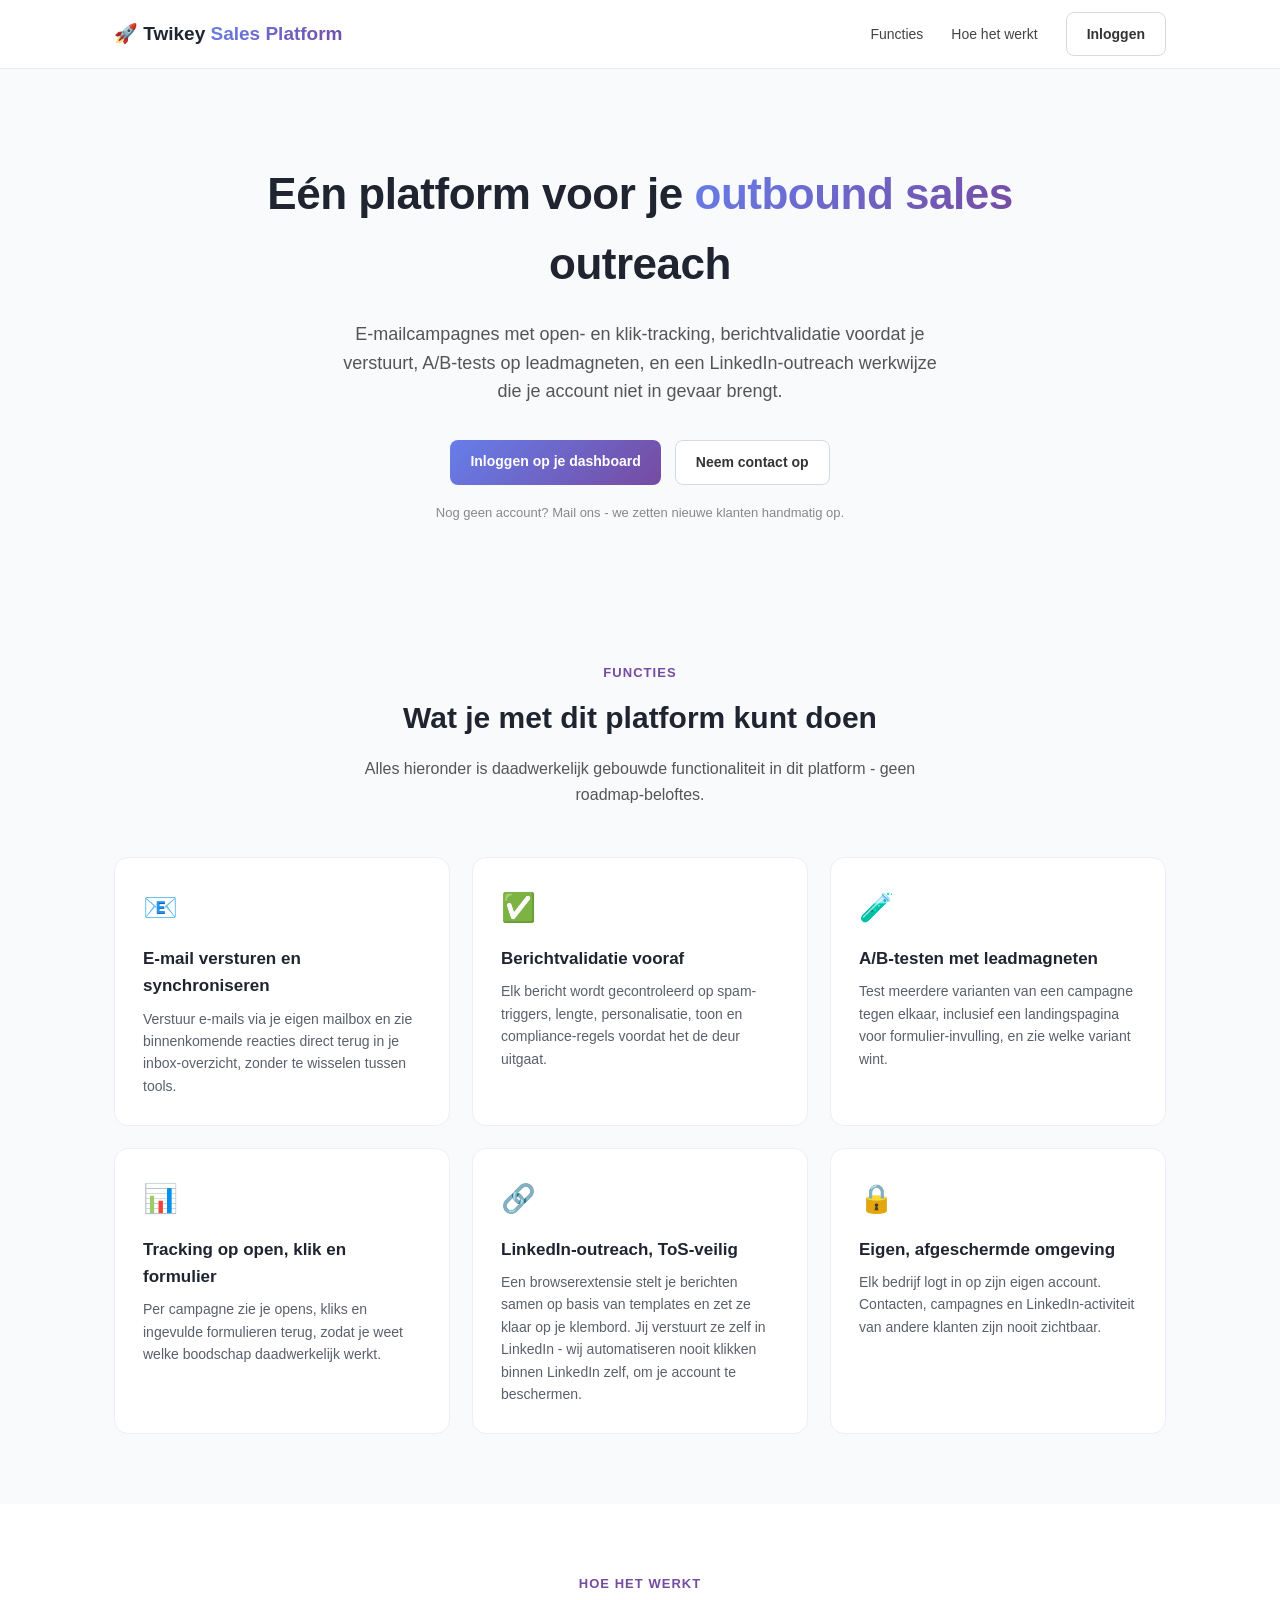
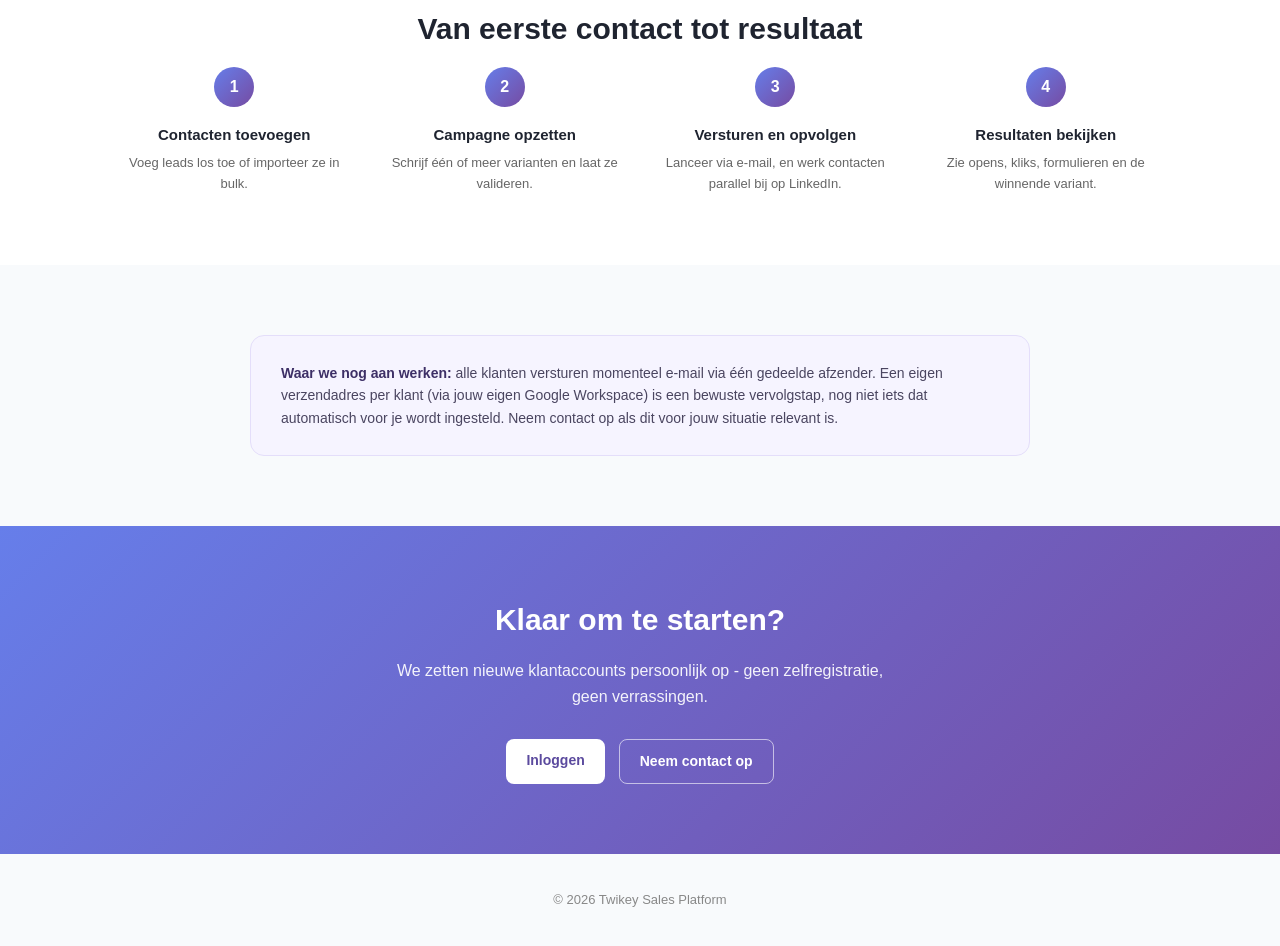
<file: frontend/index.html>
<!DOCTYPE html>
<html lang="nl">
<head>
    <meta charset="UTF-8">
    <meta name="viewport" content="width=device-width, initial-scale=1.0">
    <title>Twikey Sales Platform - E-mail, LinkedIn en A/B-testen voor sales outreach</title>
    <style>
        * {
            margin: 0;
            padding: 0;
            box-sizing: border-box;
        }

        html {
            scroll-behavior: smooth;
        }

        body {
            font-family: -apple-system, BlinkMacSystemFont, 'Segoe UI', Roboto, sans-serif;
            background: #f8fafc;
            color: #1f2430;
            line-height: 1.6;
        }

        a {
            color: inherit;
        }

        .container {
            max-width: 1100px;
            margin: 0 auto;
            padding: 0 24px;
        }

        /* --- Nav --- */
        nav {
            position: sticky;
            top: 0;
            background: rgba(255, 255, 255, 0.92);
            backdrop-filter: blur(6px);
            border-bottom: 1px solid #eaecf0;
            z-index: 10;
        }

        nav .container {
            display: flex;
            align-items: center;
            justify-content: space-between;
            height: 68px;
        }

        .brand {
            font-size: 19px;
            font-weight: 700;
        }

        .brand span {
            background: linear-gradient(135deg, #667eea 0%, #764ba2 100%);
            -webkit-background-clip: text;
            -webkit-text-fill-color: transparent;
            background-clip: text;
        }

        nav .nav-links {
            display: flex;
            align-items: center;
            gap: 28px;
            font-size: 14px;
            font-weight: 500;
        }

        nav .nav-links a.nav-item {
            color: #444;
            text-decoration: none;
        }

        nav .nav-links a.nav-item:hover {
            color: #667eea;
        }

        .btn {
            display: inline-block;
            padding: 10px 20px;
            border-radius: 8px;
            font-size: 14px;
            font-weight: 600;
            text-decoration: none;
            cursor: pointer;
            border: none;
        }

        .btn-primary {
            background: linear-gradient(135deg, #667eea 0%, #764ba2 100%);
            color: white;
        }

        .btn-primary:hover {
            opacity: 0.92;
        }

        .btn-outline {
            border: 1px solid #d7d9e0;
            color: #333;
            background: white;
        }

        .btn-outline:hover {
            border-color: #667eea;
            color: #667eea;
        }

        /* --- Hero --- */
        .hero {
            padding: 90px 0 70px;
            text-align: center;
        }

        .hero h1 {
            font-size: 44px;
            font-weight: 800;
            max-width: 780px;
            margin: 0 auto 20px;
            letter-spacing: -0.5px;
        }

        .hero h1 span {
            background: linear-gradient(135deg, #667eea 0%, #764ba2 100%);
            -webkit-background-clip: text;
            -webkit-text-fill-color: transparent;
            background-clip: text;
        }

        .hero p {
            font-size: 18px;
            color: #555;
            max-width: 600px;
            margin: 0 auto 34px;
        }

        .hero-ctas {
            display: flex;
            gap: 14px;
            justify-content: center;
            flex-wrap: wrap;
        }

        .hero-note {
            margin-top: 18px;
            font-size: 13px;
            color: #888;
        }

        /* --- Sections --- */
        section {
            padding: 70px 0;
        }

        .section-eyebrow {
            font-size: 13px;
            font-weight: 700;
            letter-spacing: 0.08em;
            text-transform: uppercase;
            color: #764ba2;
            text-align: center;
            margin-bottom: 10px;
        }

        .section-title {
            font-size: 30px;
            font-weight: 800;
            text-align: center;
            max-width: 640px;
            margin: 0 auto 14px;
        }

        .section-subtitle {
            font-size: 16px;
            color: #555;
            text-align: center;
            max-width: 620px;
            margin: 0 auto 50px;
        }

        .feature-grid {
            display: grid;
            grid-template-columns: repeat(auto-fit, minmax(260px, 1fr));
            gap: 22px;
        }

        .feature-card {
            background: white;
            border: 1px solid #edeff3;
            border-radius: 14px;
            padding: 28px;
        }

        .feature-card .icon {
            font-size: 28px;
            margin-bottom: 14px;
            display: inline-block;
        }

        .feature-card h3 {
            font-size: 17px;
            margin-bottom: 8px;
        }

        .feature-card p {
            font-size: 14px;
            color: #5a5f6b;
        }

        .how-it-works {
            background: white;
        }

        .steps {
            display: grid;
            grid-template-columns: repeat(auto-fit, minmax(220px, 1fr));
            gap: 30px;
            margin-top: 10px;
        }

        .step {
            text-align: center;
        }

        .step .step-num {
            width: 40px;
            height: 40px;
            border-radius: 50%;
            background: linear-gradient(135deg, #667eea 0%, #764ba2 100%);
            color: white;
            display: flex;
            align-items: center;
            justify-content: center;
            font-weight: 700;
            margin: 0 auto 16px;
        }

        .step h4 {
            font-size: 15px;
            margin-bottom: 6px;
        }

        .step p {
            font-size: 13px;
            color: #666;
        }

        .honesty-note {
            background: #f6f4ff;
            border: 1px solid #e4defa;
            border-radius: 14px;
            padding: 26px 30px;
            font-size: 14px;
            color: #4a4560;
            max-width: 780px;
            margin: 0 auto;
        }

        .honesty-note strong {
            color: #3d2f66;
        }

        .cta-band {
            background: linear-gradient(135deg, #667eea 0%, #764ba2 100%);
            color: white;
            text-align: center;
            padding: 70px 0;
        }

        .cta-band h2 {
            font-size: 30px;
            margin-bottom: 14px;
        }

        .cta-band p {
            font-size: 16px;
            opacity: 0.92;
            max-width: 520px;
            margin: 0 auto 30px;
        }

        .cta-band .btn-outline {
            background: transparent;
            color: white;
            border-color: rgba(255, 255, 255, 0.6);
        }

        .cta-band .btn-outline:hover {
            background: rgba(255, 255, 255, 0.12);
            color: white;
        }

        .cta-band .btn-primary {
            background: white;
            color: #5b4a9e;
        }

        footer {
            padding: 36px 0;
            text-align: center;
            font-size: 13px;
            color: #888;
        }

        @media (max-width: 640px) {
            .hero h1 {
                font-size: 32px;
            }

            nav .nav-links .nav-item {
                display: none;
            }
        }
    </style>
</head>
<body>
    <nav>
        <div class="container">
            <div class="brand">🚀 Twikey <span>Sales Platform</span></div>
            <div class="nav-links">
                <a class="nav-item" href="#features">Functies</a>
                <a class="nav-item" href="#how">Hoe het werkt</a>
                <a href="login.html" class="btn btn-outline">Inloggen</a>
            </div>
        </div>
    </nav>

    <header class="hero">
        <div class="container">
            <h1>Eén platform voor je <span>outbound sales</span> outreach</h1>
            <p>E-mailcampagnes met open- en klik-tracking, berichtvalidatie voordat je verstuurt, A/B-tests op leadmagneten, en een LinkedIn-outreach werkwijze die je account niet in gevaar brengt.</p>
            <div class="hero-ctas">
                <a href="login.html" class="btn btn-primary">Inloggen op je dashboard</a>
                <a href="mailto:sales@twikeycampaigns.nl?subject=Interesse%20in%20Twikey%20Sales%20Platform" class="btn btn-outline">Neem contact op</a>
            </div>
            <div class="hero-note">Nog geen account? Mail ons - we zetten nieuwe klanten handmatig op.</div>
        </div>
    </header>

    <section id="features">
        <div class="container">
            <div class="section-eyebrow">Functies</div>
            <div class="section-title">Wat je met dit platform kunt doen</div>
            <div class="section-subtitle">Alles hieronder is daadwerkelijk gebouwde functionaliteit in dit platform - geen roadmap-beloftes.</div>

            <div class="feature-grid">
                <div class="feature-card">
                    <span class="icon">📧</span>
                    <h3>E-mail versturen en synchroniseren</h3>
                    <p>Verstuur e-mails via je eigen mailbox en zie binnenkomende reacties direct terug in je inbox-overzicht, zonder te wisselen tussen tools.</p>
                </div>
                <div class="feature-card">
                    <span class="icon">✅</span>
                    <h3>Berichtvalidatie vooraf</h3>
                    <p>Elk bericht wordt gecontroleerd op spam-triggers, lengte, personalisatie, toon en compliance-regels voordat het de deur uitgaat.</p>
                </div>
                <div class="feature-card">
                    <span class="icon">🧪</span>
                    <h3>A/B-testen met leadmagneten</h3>
                    <p>Test meerdere varianten van een campagne tegen elkaar, inclusief een landingspagina voor formulier-invulling, en zie welke variant wint.</p>
                </div>
                <div class="feature-card">
                    <span class="icon">📊</span>
                    <h3>Tracking op open, klik en formulier</h3>
                    <p>Per campagne zie je opens, kliks en ingevulde formulieren terug, zodat je weet welke boodschap daadwerkelijk werkt.</p>
                </div>
                <div class="feature-card">
                    <span class="icon">🔗</span>
                    <h3>LinkedIn-outreach, ToS-veilig</h3>
                    <p>Een browserextensie stelt je berichten samen op basis van templates en zet ze klaar op je klembord. Jij verstuurt ze zelf in LinkedIn - wij automatiseren nooit klikken binnen LinkedIn zelf, om je account te beschermen.</p>
                </div>
                <div class="feature-card">
                    <span class="icon">🔒</span>
                    <h3>Eigen, afgeschermde omgeving</h3>
                    <p>Elk bedrijf logt in op zijn eigen account. Contacten, campagnes en LinkedIn-activiteit van andere klanten zijn nooit zichtbaar.</p>
                </div>
            </div>
        </div>
    </section>

    <section id="how" class="how-it-works">
        <div class="container">
            <div class="section-eyebrow">Hoe het werkt</div>
            <div class="section-title">Van eerste contact tot resultaat</div>
            <div class="steps">
                <div class="step">
                    <div class="step-num">1</div>
                    <h4>Contacten toevoegen</h4>
                    <p>Voeg leads los toe of importeer ze in bulk.</p>
                </div>
                <div class="step">
                    <div class="step-num">2</div>
                    <h4>Campagne opzetten</h4>
                    <p>Schrijf één of meer varianten en laat ze valideren.</p>
                </div>
                <div class="step">
                    <div class="step-num">3</div>
                    <h4>Versturen en opvolgen</h4>
                    <p>Lanceer via e-mail, en werk contacten parallel bij op LinkedIn.</p>
                </div>
                <div class="step">
                    <div class="step-num">4</div>
                    <h4>Resultaten bekijken</h4>
                    <p>Zie opens, kliks, formulieren en de winnende variant.</p>
                </div>
            </div>
        </div>
    </section>

    <section>
        <div class="container">
            <div class="honesty-note">
                <strong>Waar we nog aan werken:</strong> alle klanten versturen momenteel e-mail via één gedeelde afzender. Een eigen verzendadres per klant (via jouw eigen Google Workspace) is een bewuste vervolgstap, nog niet iets dat automatisch voor je wordt ingesteld. Neem contact op als dit voor jouw situatie relevant is.
            </div>
        </div>
    </section>

    <div class="cta-band">
        <div class="container">
            <h2>Klaar om te starten?</h2>
            <p>We zetten nieuwe klantaccounts persoonlijk op - geen zelfregistratie, geen verrassingen.</p>
            <div class="hero-ctas">
                <a href="login.html" class="btn btn-primary">Inloggen</a>
                <a href="mailto:sales@twikeycampaigns.nl?subject=Interesse%20in%20Twikey%20Sales%20Platform" class="btn btn-outline">Neem contact op</a>
            </div>
        </div>
    </div>

    <footer>
        <div class="container">
            &copy; <span id="year"></span> Twikey Sales Platform
        </div>
    </footer>

    <script>
        document.getElementById('year').textContent = new Date().getFullYear();
    </script>
</body>
</html>
</file>
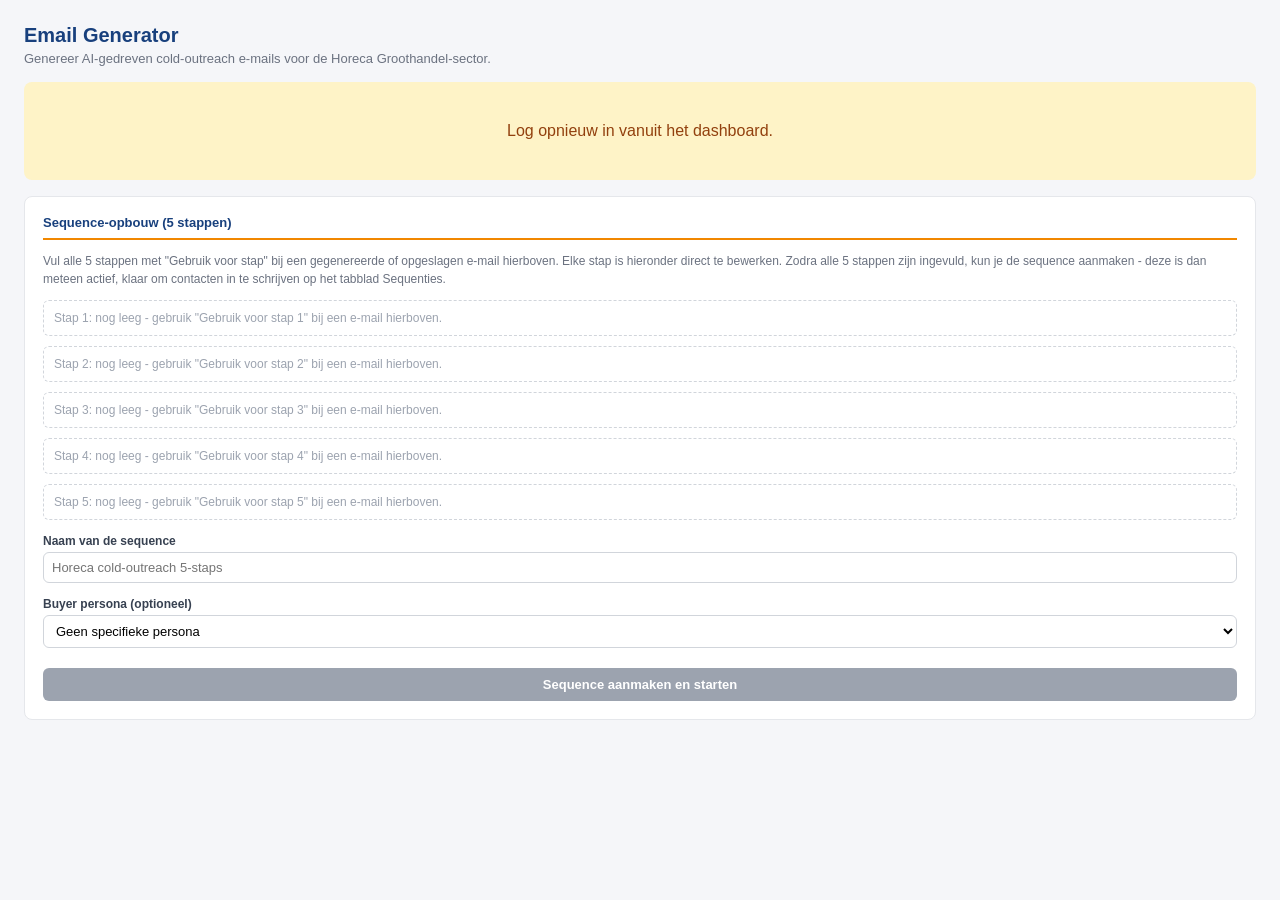
<file: frontend/email-generator/index.html>
<!DOCTYPE html>
<html lang="nl">
<head>
    <meta charset="UTF-8">
    <title>Email Generator</title>
    <style>
        * { box-sizing: border-box; }
        html, body {
            height: 100%;
            margin: 0;
        }
        body {
            font-family: -apple-system, BlinkMacSystemFont, 'Segoe UI', Roboto, sans-serif;
            background: #F5F6F9;
            color: #1f2937;
        }
        .container {
            min-height: 100%;
            display: flex;
            flex-direction: column;
            padding: 24px;
        }
        h1 {
            margin: 0 0 4px;
            color: #18407D;
            font-size: 20px;
        }
        .intro {
            margin: 0 0 16px;
            color: #6b7280;
            font-size: 13px;
        }
        .content {
            flex: 1;
            min-height: 0;
            display: grid;
            grid-template-columns: 260px 1fr 240px 380px;
            border: 1px solid #e5e7eb;
            border-radius: 8px;
            overflow: hidden;
            background: #fff;
        }
        .panel {
            padding: 18px;
            overflow-y: auto;
            border-right: 1px solid #e5e7eb;
        }
        .panel.right { border-right: none; }
        .panel-title {
            font-size: 13px;
            font-weight: 600;
            color: #18407D;
            margin: 0 0 12px;
            padding-bottom: 8px;
            border-bottom: 2px solid #F18700;
        }
        .form-section { margin-bottom: 14px; }
        .form-label {
            display: block;
            font-size: 12px;
            font-weight: 600;
            color: #374151;
            margin-bottom: 4px;
        }
        select, input[type=text], input[type=number], textarea {
            width: 100%;
            padding: 7px 8px;
            border: 1px solid #d1d5db;
            border-radius: 6px;
            font-size: 13px;
            font-family: inherit;
            background: #fff;
        }
        select:focus, input[type=text]:focus, input[type=number]:focus, textarea:focus {
            outline: none;
            border-color: #18407D;
            box-shadow: 0 0 0 2px rgba(24, 64, 125, 0.15);
        }
        textarea { resize: vertical; min-height: 60px; }
        .btn {
            width: 100%;
            padding: 9px 12px;
            border: none;
            border-radius: 6px;
            font-size: 13px;
            font-weight: 600;
            cursor: pointer;
            margin-top: 6px;
        }
        .btn-primary {
            background: #18407D;
            color: #fff;
        }
        .btn-primary:hover { background: #123162; }
        .btn-primary:disabled { background: #9ca3af; cursor: not-allowed; }
        .btn-accent { background: #F18700; color: #fff; }
        .btn-accent:hover { background: #B46500; }
        .btn-accent:disabled { background: #9ca3af; cursor: not-allowed; }
        .btn-small {
            width: auto;
            padding: 5px 10px;
            font-size: 12px;
            margin-top: 0;
        }
        .kb-group { margin-bottom: 16px; }
        .kb-group-title {
            font-size: 12px;
            font-weight: 600;
            color: #374151;
            margin-bottom: 6px;
        }
        .kb-checkbox {
            display: flex;
            align-items: flex-start;
            gap: 6px;
            padding: 5px 0;
            font-size: 12px;
            line-height: 1.4;
            color: #374151;
        }
        .kb-checkbox input { margin-top: 2px; }
        .stats-box {
            background: #F5F6F9;
            border-radius: 6px;
            padding: 12px;
            font-size: 12px;
            color: #374151;
            margin-bottom: 16px;
        }
        .stats-box div { margin-bottom: 4px; }
        .help-text {
            font-size: 12px;
            color: #6b7280;
            line-height: 1.5;
        }
        .message {
            font-size: 12px;
            padding: 8px 10px;
            border-radius: 6px;
            margin-top: 10px;
        }
        .message.success { background: #d1fae5; color: #065f46; }
        .message.error { background: #fef3c7; color: #92400e; }
        .email-card {
            border: 1px solid #e5e7eb;
            border-radius: 8px;
            padding: 12px;
            margin-bottom: 12px;
        }
        .email-angle {
            font-size: 11px;
            font-weight: 600;
            color: #F18700;
            text-transform: uppercase;
            margin-bottom: 4px;
        }
        .email-subject {
            font-weight: 600;
            font-size: 13px;
            margin-bottom: 6px;
            color: #18407D;
        }
        .email-body {
            font-size: 13px;
            color: #374151;
            line-height: 1.5;
            margin-bottom: 10px;
            white-space: normal;
        }
        .email-actions {
            display: flex;
            gap: 8px;
        }
        .empty-state {
            color: #9ca3af;
            font-size: 13px;
            text-align: center;
            padding: 24px 8px;
        }
        .saved-template-item {
            border: 1px solid #e5e7eb;
            border-radius: 6px;
            padding: 8px 10px;
            margin-bottom: 8px;
            font-size: 12px;
        }
        .saved-template-subject {
            font-weight: 600;
            color: #18407D;
            margin-bottom: 3px;
        }
        .saved-template-body {
            color: #6b7280;
            margin-bottom: 6px;
            display: -webkit-box;
            -webkit-line-clamp: 2;
            -webkit-box-orient: vertical;
            overflow: hidden;
        }
        .spinner {
            display: inline-block;
            width: 14px;
            height: 14px;
            border: 2px solid rgba(255,255,255,0.4);
            border-top-color: #fff;
            border-radius: 50%;
            animation: spin 0.7s linear infinite;
            vertical-align: middle;
            margin-right: 6px;
        }
        @keyframes spin { to { transform: rotate(360deg); } }
        .auth-warning {
            padding: 40px 24px;
            text-align: center;
            color: #92400e;
            background: #fef3c7;
            border-radius: 8px;
        }
        .saved-template-edit {
            margin-top: 6px;
        }
        .saved-template-edit .form-section { margin-bottom: 8px; }
        .item-actions {
            display: flex;
            gap: 6px;
            flex-wrap: wrap;
        }
        .slot-picker {
            display: flex;
            align-items: center;
            gap: 4px;
            margin-top: 6px;
            font-size: 11px;
            color: #6b7280;
        }
        .btn-slot {
            width: 22px;
            height: 22px;
            padding: 0;
            border: 1px solid #d1d5db;
            border-radius: 4px;
            background: #fff;
            cursor: pointer;
            font-size: 11px;
            line-height: 1;
        }
        .btn-slot-filled {
            background: #F18700;
            color: #fff;
            border-color: #F18700;
        }
        .builder-panel {
            margin-top: 16px;
            border: 1px solid #e5e7eb;
            border-radius: 8px;
            padding: 18px;
            background: #fff;
        }
        .builder-slots {
            display: flex;
            flex-direction: column;
            gap: 10px;
            margin-bottom: 14px;
        }
        .builder-slot {
            border: 1px solid #e5e7eb;
            border-radius: 6px;
            padding: 10px;
        }
        .builder-slot-empty {
            color: #9ca3af;
            font-size: 12px;
            padding: 10px;
            border: 1px dashed #d1d5db;
            border-radius: 6px;
        }
        .builder-slot-header {
            display: flex;
            justify-content: space-between;
            align-items: center;
            margin-bottom: 6px;
        }
        .builder-slot-title {
            font-size: 12px;
            font-weight: 600;
            color: #18407D;
        }
        .builder-slot-row {
            display: flex;
            gap: 8px;
            align-items: flex-start;
            margin-top: 6px;
        }
        .builder-slot-row .form-label { margin-bottom: 2px; }
        .builder-wait-days { max-width: 90px; }
    </style>
</head>
<body>
    <div class="container">
        <h1>Email Generator</h1>
        <p class="intro">Genereer AI-gedreven cold-outreach e-mails voor de Horeca Groothandel-sector.</p>
        <div id="authGate"></div>
        <div class="content" id="mainContent">
            <div class="panel">
                <div class="panel-title">1. Setup</div>
                <div class="form-section">
                    <label class="form-label">Sector</label>
                    <select id="sectorSelect">
                        <option value="horeca">Horeca Groothandel</option>
                    </select>
                </div>
                <div class="form-section">
                    <label class="form-label">Persona</label>
                    <select id="personaSelect">
                        <option value="">Selecteer...</option>
                        <option value="owner">Eigenaar/Directeur</option>
                        <option value="manager">Operations Manager</option>
                        <option value="admin">Administratief Medewerker</option>
                        <option value="it">IT/Technisch</option>
                    </select>
                </div>
                <div class="form-section">
                    <label class="form-label">Doel</label>
                    <select id="goalSelect">
                        <option value="appointment" selected>Afspraak maken</option>
                        <option value="webinar">Inschrijven webinar</option>
                        <option value="analysis">Analyse invullen</option>
                        <option value="contact">Contactgegevens verkrijgen</option>
                    </select>
                </div>
                <div class="form-section">
                    <label class="form-label">Fase</label>
                    <select id="stageSelect">
                        <option value="1">Stage 1: Introductie</option>
                        <option value="2">Stage 2: Probleem herkenning</option>
                        <option value="3">Stage 3: Oplossing interesse</option>
                        <option value="4">Stage 4: Engagement</option>
                        <option value="5">Stage 5: Urgentie/Final Push</option>
                    </select>
                </div>
                <div class="form-section">
                    <label class="form-label">Toon</label>
                    <select id="toneSelect">
                        <option value="friendly">Vriendelijk</option>
                        <option value="formal">Formeel</option>
                        <option value="urgent">Urgent</option>
                        <option value="empathetic">Empathisch</option>
                    </select>
                </div>
                <button class="btn btn-primary" id="generateBtn" onclick="generateKb()">Genereer Knowledge Base</button>
                <div id="kbMessage"></div>
            </div>

            <div class="panel">
                <div class="panel-title">2. Knowledge Base</div>
                <div id="kbEmptyState" class="empty-state">Genereer eerst de Knowledge Base via het setup-paneel.</div>
                <div id="painsSection" class="kb-group" style="display:none;">
                    <div class="kb-group-title">Pijnpunten</div>
                    <div id="painsList"></div>
                </div>
                <div id="valuesSection" class="kb-group" style="display:none;">
                    <div class="kb-group-title">Waardeproposities</div>
                    <div id="valuesList"></div>
                </div>
                <div id="objectionsSection" class="kb-group" style="display:none;">
                    <div class="kb-group-title">Bezwaren (altijd meegenomen)</div>
                    <div id="objectionsList"></div>
                </div>
                <button class="btn btn-accent" id="emailBtn" onclick="generateEmails()" style="display:none;">Genereer e-mails</button>
                <div id="emailsMessage"></div>
            </div>

            <div class="panel">
                <div class="panel-title">Status</div>
                <div class="stats-box" id="statsBox">
                    <div>Pijnpunten: <strong id="statPains">-</strong></div>
                    <div>Waardes: <strong id="statValues">-</strong></div>
                    <div>Bezwaren: <strong id="statObjections">-</strong></div>
                    <div>Gegenereerde e-mails: <strong id="statEmails">-</strong></div>
                </div>
                <div class="panel-title" style="margin-top: 4px;">Mijn templates</div>
                <div id="savedTemplatesList">
                    <div class="empty-state">Nog geen opgeslagen templates.</div>
                </div>
            </div>

            <div class="panel right">
                <div class="panel-title">Gegenereerde e-mails</div>
                <div id="resultsArea">
                    <div class="empty-state">Nog geen e-mails gegenereerd. Doorloop eerst stap 1 en 2.</div>
                </div>
            </div>
        </div>

        <div class="builder-panel" id="sequenceBuilderPanel">
            <div class="panel-title">Sequence-opbouw (5 stappen)</div>
            <p class="help-text" style="margin-bottom:12px;">
                Vul alle 5 stappen met "Gebruik voor stap" bij een gegenereerde of opgeslagen e-mail hierboven.
                Elke stap is hieronder direct te bewerken. Zodra alle 5 stappen zijn ingevuld, kun je de sequence
                aanmaken - deze is dan meteen actief, klaar om contacten in te schrijven op het tabblad Sequenties.
            </p>
            <div class="builder-slots" id="sequenceBuilderSlots"></div>
            <div class="form-section">
                <label class="form-label">Naam van de sequence</label>
                <input type="text" id="sequenceBuilderName" placeholder="Horeca cold-outreach 5-staps">
            </div>
            <div class="form-section">
                <label class="form-label">Buyer persona (optioneel)</label>
                <select id="sequenceBuilderPersona"><option value="">Geen specifieke persona</option></select>
            </div>
            <button class="btn btn-primary" id="sequenceBuilderCommitBtn" disabled onclick="commitSequence()">Sequence aanmaken en starten</button>
            <div id="sequenceBuilderMessage"></div>
        </div>
    </div>

    <script>
        // --- API base / auth (same pattern as frontend/dashboard.html) -----
        const PRODUCTION_API_BASE = 'https://twikey-platform-backend.onrender.com';
        const isLocal = location.protocol === 'file:' ||
            location.hostname === 'localhost' ||
            location.hostname === '127.0.0.1';
        const API_BASE = isLocal ? 'http://localhost:8000' : PRODUCTION_API_BASE;

        const AUTH_TOKEN_KEY = 'twikey_token';

        function getToken() {
            return localStorage.getItem(AUTH_TOKEN_KEY);
        }

        function authHeaders(extra) {
            return Object.assign({ Authorization: 'Bearer ' + getToken() }, extra || {});
        }

        async function apiGet(path) {
            const res = await fetch(`${API_BASE}${path}`, { headers: authHeaders() });
            const data = await res.json().catch(() => ({}));
            if (!res.ok) throw new Error(data.detail || `HTTP ${res.status}`);
            return data;
        }

        async function apiPost(path, body) {
            const res = await fetch(`${API_BASE}${path}`, {
                method: 'POST',
                headers: authHeaders({ 'Content-Type': 'application/json' }),
                body: JSON.stringify(body || {}),
            });
            const data = await res.json().catch(() => ({}));
            if (!res.ok) throw new Error(data.detail || `HTTP ${res.status}`);
            return data;
        }

        async function apiPut(path, body) {
            const res = await fetch(`${API_BASE}${path}`, {
                method: 'PUT',
                headers: authHeaders({ 'Content-Type': 'application/json' }),
                body: JSON.stringify(body || {}),
            });
            const data = await res.json().catch(() => ({}));
            if (!res.ok) throw new Error(data.detail || `HTTP ${res.status}`);
            return data;
        }

        function escapeHtml(str) {
            const div = document.createElement('div');
            div.textContent = str ?? '';
            return div.innerHTML;
        }

        // This page only ever runs inside dashboard.html's iframe, which
        // already guarantees a valid session before it's shown - so unlike
        // dashboard.html itself, a missing token here just means the parent
        // page's own auth guard hasn't run yet (or storage got cleared) and
        // there's nothing useful to redirect *within* the iframe to.
        if (!getToken()) {
            document.getElementById('authGate').innerHTML =
                '<div class="auth-warning">Log opnieuw in vanuit het dashboard.</div>';
            document.getElementById('mainContent').style.display = 'none';
        }

        // --- State -----------------------------------------------------------
        let kbData = null;
        let generatedEmails = [];
        let savedTemplates = [];
        // 5 slots voor de sequence-opbouw hieronder; index 0-4 = step_order 0-4.
        // Puur een UI-construct - sequence_steps in de database kent geen
        // "stage", alleen step_order (de array-index bij het opslaan) en
        // wait_days.
        let sequenceSteps = [null, null, null, null, null];

        function currentSelection() {
            return {
                sector: document.getElementById('sectorSelect').value,
                persona: document.getElementById('personaSelect').value,
                goal: document.getElementById('goalSelect').value,
                stage: document.getElementById('stageSelect').value,
                tone: document.getElementById('toneSelect').value,
            };
        }

        async function generateKb() {
            const sel = currentSelection();
            const msgEl = document.getElementById('kbMessage');
            msgEl.innerHTML = '';
            if (!sel.persona || !sel.goal || !sel.stage || !sel.tone) {
                msgEl.innerHTML = '<div class="message error">Vul eerst persona, doel, fase en toon in.</div>';
                return;
            }
            const btn = document.getElementById('generateBtn');
            btn.disabled = true;
            btn.innerHTML = '<span class="spinner"></span>Bezig...';
            try {
                const data = await apiPost('/api/email-generator/kb', { sector: sel.sector });
                kbData = data.kb;
                renderKb();
                document.getElementById('emailBtn').style.display = 'block';
                msgEl.innerHTML = '<div class="message success">Knowledge Base geladen.</div>';
            } catch (err) {
                msgEl.innerHTML = `<div class="message error">${escapeHtml(err.message)}</div>`;
            } finally {
                btn.disabled = false;
                btn.textContent = 'Genereer Knowledge Base';
            }
        }

        function renderKb() {
            document.getElementById('kbEmptyState').style.display = 'none';

            const painsList = document.getElementById('painsList');
            painsList.innerHTML = kbData.pains.map((p, i) => `
                <label class="kb-checkbox">
                    <input type="checkbox" class="pain-checkbox" value="${i}">
                    <span>${escapeHtml(p)}</span>
                </label>
            `).join('');
            document.getElementById('painsSection').style.display = 'block';

            const valuesList = document.getElementById('valuesList');
            valuesList.innerHTML = kbData.values.map((v, i) => `
                <label class="kb-checkbox">
                    <input type="checkbox" class="value-checkbox" value="${i}">
                    <span>${escapeHtml(v)}</span>
                </label>
            `).join('');
            document.getElementById('valuesSection').style.display = 'block';

            const objectionsList = document.getElementById('objectionsList');
            objectionsList.innerHTML = kbData.objections.map(o => `
                <label class="kb-checkbox">
                    <input type="checkbox" checked disabled>
                    <span>${escapeHtml(o)}</span>
                </label>
            `).join('');
            document.getElementById('objectionsSection').style.display = 'block';

            document.getElementById('statPains').textContent = kbData.pains.length;
            document.getElementById('statValues').textContent = kbData.values.length;
            document.getElementById('statObjections').textContent = kbData.objections.length;
        }

        // Selecteer alle geselecteerde items, of - als er niets is
        // aangevinkt - alles (zodat "Genereer e-mails" ook zonder eerst te
        // selecteren bruikbare resultaten geeft).
        function getSelectedItems() {
            const painChecks = Array.from(document.querySelectorAll('.pain-checkbox'));
            const selectedPains = painChecks.filter(c => c.checked).map(c => kbData.pains[c.value]);
            const valueChecks = Array.from(document.querySelectorAll('.value-checkbox'));
            const selectedValues = valueChecks.filter(c => c.checked).map(c => kbData.values[c.value]);
            return {
                pains: selectedPains.length ? selectedPains : kbData.pains,
                values: selectedValues.length ? selectedValues : kbData.values,
                objections: kbData.objections,
            };
        }

        async function generateEmails() {
            const msgEl = document.getElementById('emailsMessage');
            msgEl.innerHTML = '';
            if (!kbData) {
                msgEl.innerHTML = '<div class="message error">Genereer eerst de Knowledge Base.</div>';
                return;
            }
            const sel = currentSelection();
            const selected = getSelectedItems();
            const btn = document.getElementById('emailBtn');
            btn.disabled = true;
            btn.innerHTML = '<span class="spinner"></span>Bezig...';
            try {
                const data = await apiPost('/api/email-generator/emails', {
                    sector: sel.sector, persona: sel.persona, goal: sel.goal, stage: sel.stage, tone: sel.tone,
                    pains: selected.pains, values: selected.values, objections: selected.objections, count: 5,
                });
                generatedEmails = data.emails;
                renderEmails();
                document.getElementById('statEmails').textContent = generatedEmails.length;
                const bron = data.source === 'ai' ? 'AI' : 'sjabloon, want geen AI-koppeling geconfigureerd';
                msgEl.innerHTML = `<div class="message success">✅ Emails gegenereerd (bron: ${bron}).</div>`;
            } catch (err) {
                msgEl.innerHTML = `<div class="message error">${escapeHtml(err.message)}</div>`;
            } finally {
                btn.disabled = false;
                btn.textContent = 'Genereer e-mails';
            }
        }

        // Rij van 5 genummerde knoppen om een e-mail (vers gegenereerd of
        // opgeslagen) toe te wijzen aan een van de 5 sequence-stappen. Een
        // knop wordt alleen gemarkeerd als DEZE specifieke kaart de bron is
        // van die stap (vergelijking op sourceKey, niet "is de stap gevuld
        // door iets") - anders lichtten alle 5 knoppen op zodra alle 5
        // stappen gevuld waren, ook op kaarten die met geen van die stappen
        // iets te maken hadden. Niet uitgeschakeld, zodat een andere bron
        // dezelfde stap in één klik kan overschrijven.
        function slotPickerHtml(addFn, sourceIdx, sourceKey) {
            const buttons = [1, 2, 3, 4, 5].map(n => {
                const filled = sequenceSteps[n - 1] && sequenceSteps[n - 1].sourceKey === sourceKey ? 'btn-slot-filled' : '';
                return `<button class="btn-slot ${filled}" onclick="${addFn}(${sourceIdx}, ${n - 1})">${n}</button>`;
            }).join('');
            return `<div class="slot-picker"><span>Gebruik voor stap:</span>${buttons}</div>`;
        }

        function renderEmails() {
            const area = document.getElementById('resultsArea');
            area.innerHTML = generatedEmails.map((e, i) => `
                <div class="email-card">
                    <div class="email-angle">${escapeHtml(e.angle)}</div>
                    <div class="email-subject">${escapeHtml(e.subject)}</div>
                    <div class="email-body">${escapeHtml(e.body)}</div>
                    <div class="email-actions">
                        <button class="btn btn-primary btn-small" onclick="copyEmail(${i})">Kopieer</button>
                        <button class="btn btn-accent btn-small" onclick="saveTemplate(${i})">Opslaan</button>
                    </div>
                    ${slotPickerHtml('addGeneratedToSlot', i, 'generated:' + i)}
                    <div id="emailAction${i}"></div>
                </div>
            `).join('');
        }

        function copyEmail(idx) {
            const e = generatedEmails[idx];
            const text = `Subject: ${e.subject}\n\n${e.body}`;
            navigator.clipboard.writeText(text).then(() => {
                document.getElementById(`emailAction${idx}`).innerHTML =
                    '<div class="message success">Gekopieerd naar klembord.</div>';
            });
        }

        async function saveTemplate(idx) {
            const e = generatedEmails[idx];
            const sel = currentSelection();
            const actionEl = document.getElementById(`emailAction${idx}`);
            try {
                await apiPost('/api/email-generator/templates', {
                    sector: sel.sector, persona: sel.persona, goal: sel.goal, stage: sel.stage, tone: sel.tone,
                    subject: e.subject, body: e.body, angle: e.angle,
                });
                actionEl.innerHTML = '<div class="message success">Opgeslagen als template.</div>';
                loadSavedTemplates();
            } catch (err) {
                actionEl.innerHTML = `<div class="message error">${escapeHtml(err.message)}</div>`;
            }
        }

        function copySavedTemplate(idx) {
            const t = savedTemplates[idx];
            navigator.clipboard.writeText(`Subject: ${t.subject}\n\n${t.body}`);
        }

        // Losstaand van loadSavedTemplates() zodat een slot-toewijzing de
        // highlight-status hier kan verversen zonder opnieuw te hoeven
        // ophalen bij de server.
        function renderSavedTemplatesList() {
            const listEl = document.getElementById('savedTemplatesList');
            if (!savedTemplates.length) {
                listEl.innerHTML = '<div class="empty-state">Nog geen opgeslagen templates.</div>';
                return;
            }
            listEl.innerHTML = savedTemplates.map((t, i) => `
                <div class="saved-template-item" id="savedTemplateItem${i}">
                    <div id="savedTemplateView${i}">
                        <div class="saved-template-subject">${escapeHtml(t.subject)}</div>
                        <div class="saved-template-body">${escapeHtml(t.body)}</div>
                        <div class="item-actions">
                            <button class="btn btn-primary btn-small" onclick="copySavedTemplate(${i})">Kopieer</button>
                            <button class="btn btn-accent btn-small" onclick="editSavedTemplate(${i})">Bewerken</button>
                        </div>
                        ${slotPickerHtml('addSavedToSlot', i, 'saved:' + t.id)}
                    </div>
                    <div id="savedTemplateEdit${i}" class="saved-template-edit" style="display:none;"></div>
                    <div id="savedTemplateAction${i}"></div>
                </div>
            `).join('');
        }

        async function loadSavedTemplates() {
            if (!getToken()) return;
            const listEl = document.getElementById('savedTemplatesList');
            try {
                const data = await apiGet('/api/email-generator/templates');
                savedTemplates = data.templates || [];
                renderSavedTemplatesList();
            } catch (err) {
                listEl.innerHTML = `<div class="message error">${escapeHtml(err.message)}</div>`;
            }
        }

        function editSavedTemplate(idx) {
            const t = savedTemplates[idx];
            document.getElementById(`savedTemplateView${idx}`).style.display = 'none';
            const editEl = document.getElementById(`savedTemplateEdit${idx}`);
            editEl.innerHTML = `
                <div class="form-section">
                    <label class="form-label">Onderwerp</label>
                    <input type="text" id="savedTemplateEditSubject${idx}" value="${escapeHtml(t.subject)}">
                </div>
                <div class="form-section">
                    <label class="form-label">Inhoud</label>
                    <textarea id="savedTemplateEditBody${idx}">${escapeHtml(t.body)}</textarea>
                </div>
                <div class="item-actions">
                    <button class="btn btn-primary btn-small" onclick="saveSavedTemplateEdit(${idx})">Opslaan</button>
                    <button class="btn btn-small" onclick="cancelSavedTemplateEdit(${idx})">Annuleren</button>
                </div>
            `;
            editEl.style.display = 'block';
        }

        function cancelSavedTemplateEdit(idx) {
            document.getElementById(`savedTemplateEdit${idx}`).style.display = 'none';
            document.getElementById(`savedTemplateView${idx}`).style.display = 'block';
        }

        async function saveSavedTemplateEdit(idx) {
            const subject = document.getElementById(`savedTemplateEditSubject${idx}`).value.trim();
            const body = document.getElementById(`savedTemplateEditBody${idx}`).value.trim();
            const actionEl = document.getElementById(`savedTemplateAction${idx}`);
            if (!subject || !body) {
                actionEl.innerHTML = '<div class="message error">Onderwerp en inhoud mogen niet leeg zijn.</div>';
                return;
            }
            try {
                await apiPut(`/api/email-generator/templates/${savedTemplates[idx].id}`, { subject, body });
                await loadSavedTemplates();
            } catch (err) {
                actionEl.innerHTML = `<div class="message error">${escapeHtml(err.message)}</div>`;
            }
        }

        // --- Sequence-opbouw ---------------------------------------------

        function addGeneratedToSlot(emailIdx, slotIdx) {
            const e = generatedEmails[emailIdx];
            sequenceSteps[slotIdx] = { wait_days: 3, subject: e.subject, body: e.body, sourceKey: 'generated:' + emailIdx };
            renderSequenceBuilder();
            renderEmails();
            renderSavedTemplatesList();
        }

        function addSavedToSlot(templateIdx, slotIdx) {
            const t = savedTemplates[templateIdx];
            sequenceSteps[slotIdx] = { wait_days: 3, subject: t.subject, body: t.body, sourceKey: 'saved:' + t.id };
            renderSequenceBuilder();
            renderEmails();
            renderSavedTemplatesList();
        }

        function clearSlot(slotIdx) {
            sequenceSteps[slotIdx] = null;
            renderSequenceBuilder();
            renderEmails();
            renderSavedTemplatesList();
        }

        // Muteert alleen de state (geen re-render) zodat typen in een
        // stap-veld niet steeds de cursor laat springen door een volledige
        // innerHTML-rebuild.
        function updateSlotField(slotIdx, field, value) {
            if (!sequenceSteps[slotIdx]) return;
            sequenceSteps[slotIdx][field] = value;
        }

        function validateSequenceSteps() {
            return sequenceSteps.every(s => s && s.subject.trim() && s.body.trim());
        }

        function renderSequenceBuilder() {
            const slotsEl = document.getElementById('sequenceBuilderSlots');
            slotsEl.innerHTML = sequenceSteps.map((s, idx) => {
                if (!s) {
                    return `<div class="builder-slot-empty">Stap ${idx + 1}: nog leeg - gebruik "Gebruik voor stap ${idx + 1}" bij een e-mail hierboven.</div>`;
                }
                return `
                    <div class="builder-slot">
                        <div class="builder-slot-header">
                            <span class="builder-slot-title">Stap ${idx + 1}</span>
                            <button class="btn btn-small" onclick="clearSlot(${idx})">Leegmaken</button>
                        </div>
                        <div class="form-section">
                            <label class="form-label">Onderwerp</label>
                            <input type="text" value="${escapeHtml(s.subject)}"
                                   oninput="updateSlotField(${idx}, 'subject', this.value)">
                        </div>
                        <div class="form-section">
                            <label class="form-label">Inhoud</label>
                            <textarea oninput="updateSlotField(${idx}, 'body', this.value)">${escapeHtml(s.body)}</textarea>
                        </div>
                        <div class="builder-slot-row">
                            <div>
                                <label class="form-label">Wachtdagen na vorige stap</label>
                                <input type="number" class="builder-wait-days" min="0" value="${s.wait_days}"
                                       oninput="updateSlotField(${idx}, 'wait_days', parseInt(this.value, 10) || 0)">
                            </div>
                        </div>
                    </div>
                `;
            }).join('');
            document.getElementById('sequenceBuilderCommitBtn').disabled = !validateSequenceSteps();
        }

        async function loadPersonasForBuilder() {
            if (!getToken()) return;
            try {
                const data = await apiGet('/api/buyer-personas');
                const personas = data.personas || [];
                const select = document.getElementById('sequenceBuilderPersona');
                select.innerHTML = '<option value="">Geen specifieke persona</option>' +
                    personas.map(p => `<option value="${p.id}">${escapeHtml(p.name)}</option>`).join('');
            } catch (err) {
                // Persona-select blijft dan gewoon leeg - geen blokkerende fout.
            }
        }

        async function commitSequence() {
            const msgEl = document.getElementById('sequenceBuilderMessage');
            msgEl.innerHTML = '';
            if (!validateSequenceSteps()) {
                msgEl.innerHTML = '<div class="message error">Vul eerst alle 5 stappen in.</div>';
                return;
            }
            const name = document.getElementById('sequenceBuilderName').value.trim();
            if (!name) {
                msgEl.innerHTML = '<div class="message error">Geef de sequence een naam.</div>';
                return;
            }
            const personaValue = document.getElementById('sequenceBuilderPersona').value;
            const personaId = personaValue ? parseInt(personaValue, 10) : null;
            const btn = document.getElementById('sequenceBuilderCommitBtn');
            btn.disabled = true;
            btn.innerHTML = '<span class="spinner"></span>Bezig...';
            try {
                await apiPost('/api/sequences', {
                    name,
                    persona_id: personaId,
                    steps: sequenceSteps.map(s => ({
                        wait_days: s.wait_days, subject_template: s.subject, body_template: s.body,
                    })),
                });
                sequenceSteps = [null, null, null, null, null];
                document.getElementById('sequenceBuilderName').value = '';
                renderSequenceBuilder();
                renderEmails();
                renderSavedTemplatesList();
                msgEl.innerHTML =
                    '<div class="message success">✅ Sequence aangemaakt en actief. ' +
                    '<button class="btn btn-primary btn-small" style="margin-top:6px;" ' +
                    'onclick="window.parent.switchTab(\'sequences\')">Ga naar Sequenties</button></div>';
            } catch (err) {
                msgEl.innerHTML = `<div class="message error">${escapeHtml(err.message)}</div>`;
            } finally {
                btn.disabled = !validateSequenceSteps();
                btn.textContent = 'Sequence aanmaken en starten';
            }
        }

        window.addEventListener('load', () => {
            loadSavedTemplates();
            loadPersonasForBuilder();
            renderSequenceBuilder();
        });
    </script>
</body>
</html>
</file>
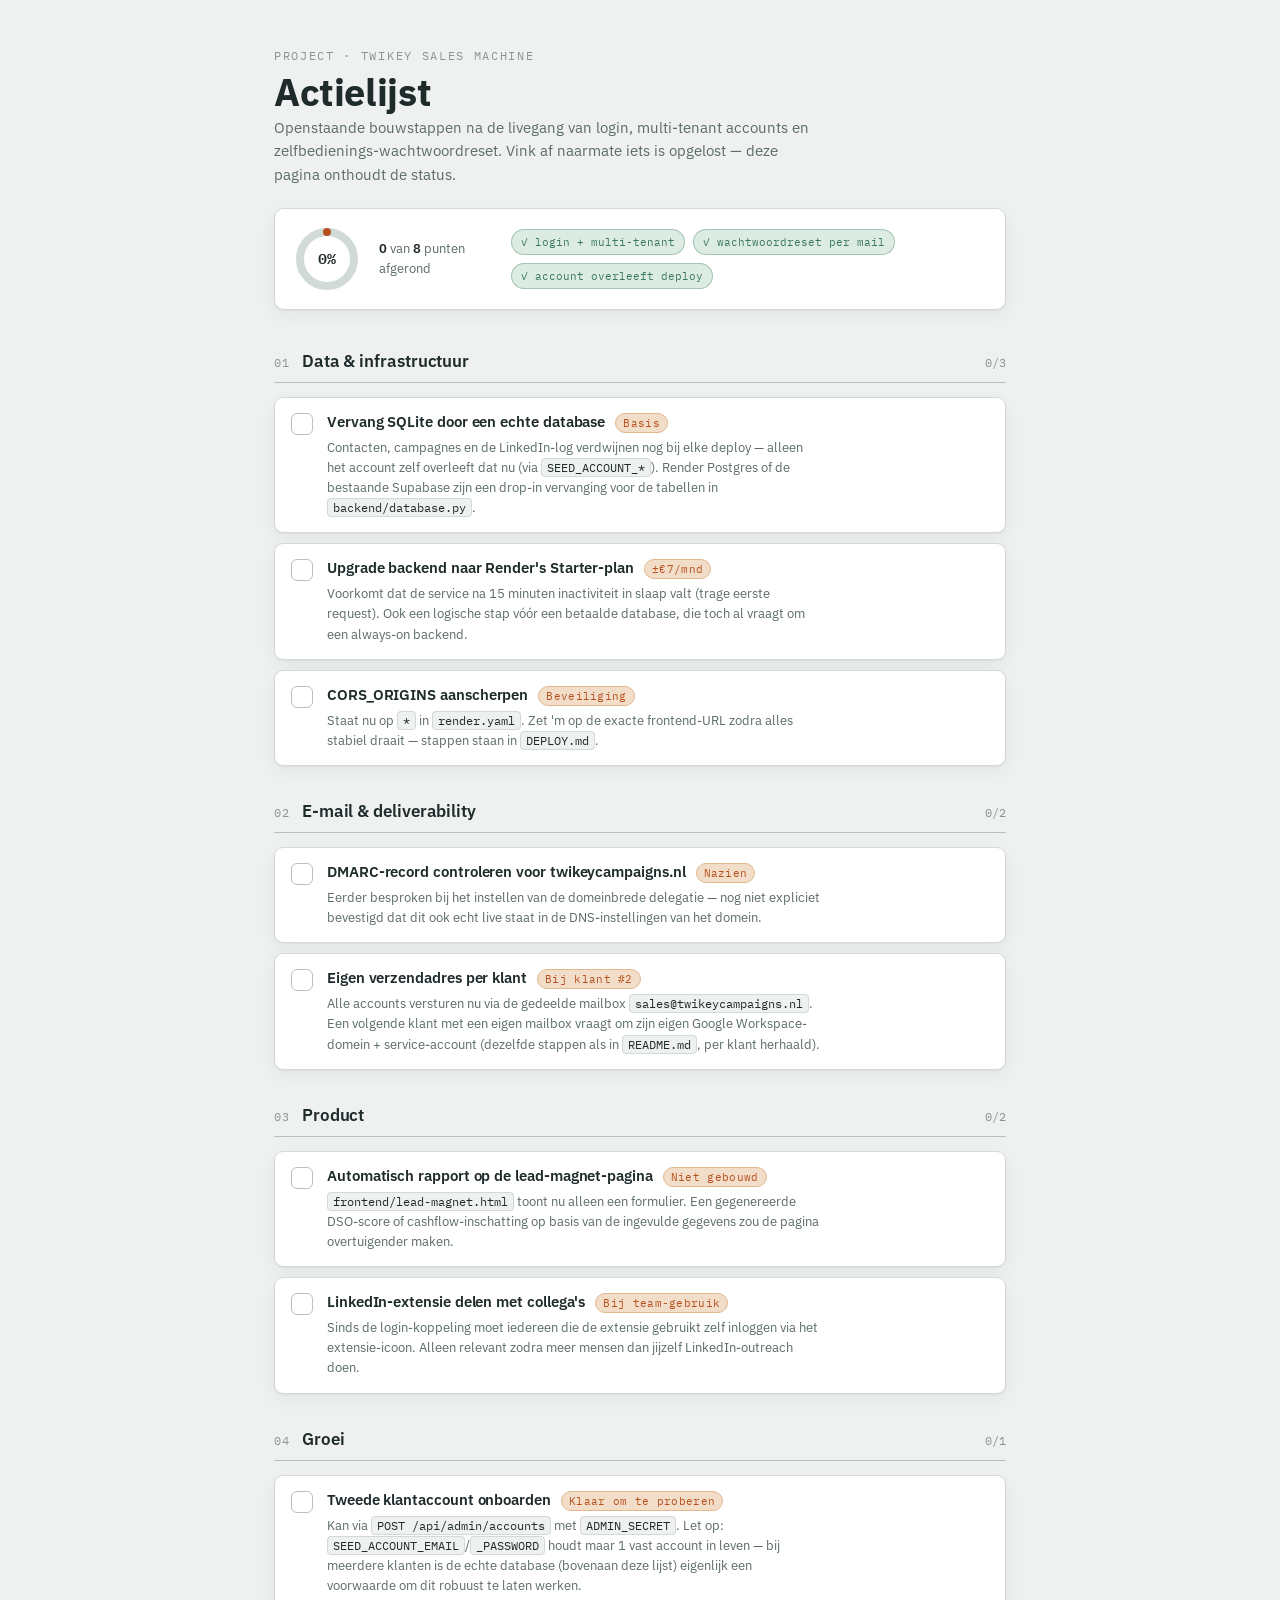
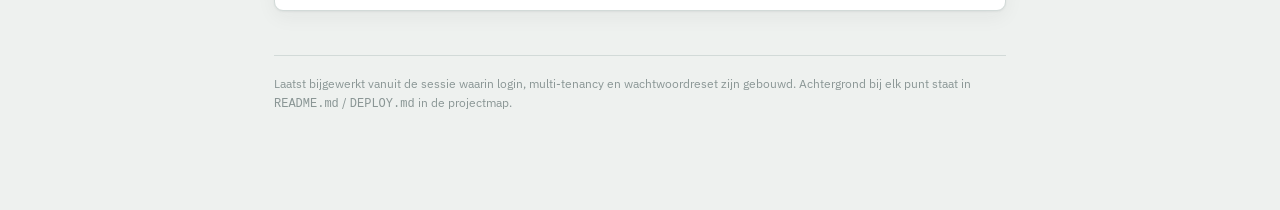
<file: actielijst.html>
<title>Twikey Sales Machine</title>
<style>
  @import url('https://fonts.googleapis.com/css2?family=IBM+Plex+Sans:ital,wght@0,400;0,500;0,600;0,700;1,400&family=IBM+Plex+Mono:wght@400;500;600&display=swap');

  :root {
    --paper: #eef1ef;
    --surface: #ffffff;
    --ink: #1f2b2b;
    --ink-soft: #5b6b6a;
    --ink-faint: #8a9695;
    --line: #d2dad8;
    --line-strong: #b7c2bf;
    --accent: #b6501f;
    --accent-ink: #ffffff;
    --accent-soft: #f2ddc9;
    --accent-soft-line: #e2b98e;
    --done: #3c7a5c;
    --done-soft: #dcece2;
    --shadow: 0 1px 2px rgba(31, 43, 43, 0.06), 0 6px 20px rgba(31, 43, 43, 0.05);
    color-scheme: light dark;
  }

  @media (prefers-color-scheme: dark) {
    :root:not([data-theme="light"]) {
      --paper: #14181a;
      --surface: #1b2121;
      --ink: #e7ece9;
      --ink-soft: #9dabA8;
      --ink-faint: #6e7a78;
      --line: #2c3634;
      --line-strong: #3c4846;
      --accent: #e0904f;
      --accent-ink: #1a1000;
      --accent-soft: #372613;
      --accent-soft-line: #5a3f20;
      --done: #6bb08c;
      --done-soft: #17332480;
      --shadow: 0 1px 2px rgba(0, 0, 0, 0.3), 0 8px 24px rgba(0, 0, 0, 0.35);
    }
  }

  :root[data-theme="dark"] {
    --paper: #14181a;
    --surface: #1b2121;
    --ink: #e7ece9;
    --ink-soft: #9dabA8;
    --ink-faint: #6e7a78;
    --line: #2c3634;
    --line-strong: #3c4846;
    --accent: #e0904f;
    --accent-ink: #1a1000;
    --accent-soft: #372613;
    --accent-soft-line: #5a3f20;
    --done: #6bb08c;
    --done-soft: #17332480;
    --shadow: 0 1px 2px rgba(0, 0, 0, 0.3), 0 8px 24px rgba(0, 0, 0, 0.35);
  }

  * { box-sizing: border-box; }

  body {
    margin: 0;
    background: var(--paper);
    color: var(--ink);
    font-family: 'IBM Plex Sans', system-ui, sans-serif;
    -webkit-font-smoothing: antialiased;
  }

  .mono {
    font-family: 'IBM Plex Mono', 'SF Mono', monospace;
  }

  .wrap {
    max-width: 780px;
    margin: 0 auto;
    padding: 48px 24px 96px;
  }

  header.masthead {
    display: flex;
    flex-direction: column;
    gap: 22px;
    margin-bottom: 40px;
  }

  .eyebrow {
    font-family: 'IBM Plex Mono', monospace;
    font-size: 12px;
    letter-spacing: 0.14em;
    text-transform: uppercase;
    color: var(--ink-faint);
  }

  h1 {
    font-size: clamp(28px, 4vw, 38px);
    font-weight: 700;
    margin: 4px 0 0;
    text-wrap: balance;
    letter-spacing: -0.01em;
  }

  .subhead {
    color: var(--ink-soft);
    font-size: 15px;
    max-width: 60ch;
    line-height: 1.55;
    margin: 0;
  }

  .gauge-row {
    display: flex;
    align-items: center;
    gap: 20px;
    background: var(--surface);
    border: 1px solid var(--line);
    border-radius: 10px;
    padding: 18px 20px;
    box-shadow: var(--shadow);
  }

  .gauge-dial {
    position: relative;
    width: 64px;
    height: 64px;
    flex: none;
  }

  .gauge-dial svg { width: 100%; height: 100%; transform: rotate(-90deg); }

  .gauge-dial .track { fill: none; stroke: var(--line); stroke-width: 8; }
  .gauge-dial .fill { fill: none; stroke: var(--accent); stroke-width: 8; stroke-linecap: round; transition: stroke-dasharray 0.4s ease; }

  .gauge-num {
    position: absolute;
    inset: 0;
    display: flex;
    align-items: center;
    justify-content: center;
    font-family: 'IBM Plex Mono', monospace;
    font-weight: 600;
    font-size: 15px;
  }

  .gauge-label {
    font-size: 13px;
    color: var(--ink-soft);
    line-height: 1.5;
  }

  .gauge-label strong { color: var(--ink); font-weight: 600; }

  .recent {
    display: flex;
    flex-wrap: wrap;
    gap: 8px;
    margin-left: auto;
  }

  .chip {
    font-family: 'IBM Plex Mono', monospace;
    font-size: 11px;
    padding: 5px 9px;
    border-radius: 999px;
    background: var(--done-soft);
    color: var(--done);
    border: 1px solid color-mix(in srgb, var(--done) 35%, transparent);
    white-space: nowrap;
  }

  section.stage {
    margin-bottom: 34px;
  }

  .stage-head {
    display: flex;
    align-items: baseline;
    gap: 12px;
    margin-bottom: 14px;
    padding-bottom: 10px;
    border-bottom: 1px solid var(--line-strong);
  }

  .stage-head .stage-index {
    font-family: 'IBM Plex Mono', monospace;
    font-size: 12px;
    color: var(--ink-faint);
    letter-spacing: 0.08em;
  }

  .stage-head h2 {
    font-size: 17px;
    font-weight: 600;
    margin: 0;
    letter-spacing: -0.005em;
  }

  .stage-head .stage-count {
    margin-left: auto;
    font-family: 'IBM Plex Mono', monospace;
    font-size: 12px;
    color: var(--ink-faint);
  }

  ul.items {
    list-style: none;
    margin: 0;
    padding: 0;
    display: flex;
    flex-direction: column;
    gap: 10px;
  }

  li.item {
    display: flex;
    gap: 14px;
    align-items: flex-start;
    background: var(--surface);
    border: 1px solid var(--line);
    border-radius: 9px;
    padding: 14px 16px;
    box-shadow: var(--shadow);
  }

  li.item.done {
    opacity: 0.62;
  }

  .check-btn {
    flex: none;
    width: 22px;
    height: 22px;
    margin-top: 1px;
    border-radius: 6px;
    border: 1.5px solid var(--line-strong);
    background: var(--surface);
    cursor: pointer;
    display: flex;
    align-items: center;
    justify-content: center;
    padding: 0;
    transition: background 0.15s ease, border-color 0.15s ease;
  }

  .check-btn:hover { border-color: var(--accent); }

  .check-btn:focus-visible {
    outline: 2px solid var(--accent);
    outline-offset: 2px;
  }

  li.item.done .check-btn {
    background: var(--done);
    border-color: var(--done);
  }

  .check-btn svg {
    width: 13px;
    height: 13px;
    stroke: var(--accent-ink);
    stroke-width: 2.6;
    fill: none;
    opacity: 0;
  }

  li.item.done .check-btn svg { opacity: 1; }

  .item-body { flex: 1; min-width: 0; }

  .item-top {
    display: flex;
    align-items: baseline;
    gap: 10px;
    flex-wrap: wrap;
  }

  .item-title {
    font-weight: 600;
    font-size: 14.5px;
    letter-spacing: -0.005em;
  }

  li.item.done .item-title {
    text-decoration: line-through;
    text-decoration-color: var(--ink-faint);
  }

  .tag {
    font-family: 'IBM Plex Mono', monospace;
    font-size: 10.5px;
    letter-spacing: 0.03em;
    padding: 2px 7px;
    border-radius: 999px;
    border: 1px solid var(--accent-soft-line);
    background: var(--accent-soft);
    color: var(--accent);
    white-space: nowrap;
  }

  .item-desc {
    margin: 5px 0 0;
    font-size: 13px;
    line-height: 1.55;
    color: var(--ink-soft);
    max-width: 62ch;
  }

  .item-desc code {
    font-family: 'IBM Plex Mono', monospace;
    font-size: 12px;
    background: var(--paper);
    border: 1px solid var(--line);
    padding: 1px 5px;
    border-radius: 4px;
    color: var(--ink);
  }

  footer.note {
    margin-top: 44px;
    padding-top: 18px;
    border-top: 1px solid var(--line);
    font-size: 12px;
    color: var(--ink-faint);
    line-height: 1.6;
  }

  @media (max-width: 560px) {
    .gauge-row { flex-wrap: wrap; }
    .recent { margin-left: 0; }
  }
</style>

<div class="wrap">
  <header class="masthead">
    <div>
      <div class="eyebrow">Project · Twikey Sales Machine</div>
      <h1>Actielijst</h1>
      <p class="subhead">Openstaande bouwstappen na de livegang van login, multi-tenant accounts en zelfbedienings-wachtwoordreset. Vink af naarmate iets is opgelost — deze pagina onthoudt de status.</p>
    </div>
    <div class="gauge-row">
      <div class="gauge-dial">
        <svg viewBox="0 0 64 64">
          <circle class="track" cx="32" cy="32" r="27"></circle>
          <circle class="fill" id="gauge-fill" cx="32" cy="32" r="27" stroke-dasharray="0 999"></circle>
        </svg>
        <div class="gauge-num" id="gauge-num">0%</div>
      </div>
      <div class="gauge-label"><strong id="gauge-done">0</strong> van <strong id="gauge-total">0</strong> punten afgerond</div>
      <div class="recent">
        <span class="chip">✓ login + multi-tenant</span>
        <span class="chip">✓ wachtwoordreset per mail</span>
        <span class="chip">✓ account overleeft deploy</span>
      </div>
    </div>
  </header>

  <div id="stages"></div>

  <footer class="note">
    Laatst bijgewerkt vanuit de sessie waarin login, multi-tenancy en wachtwoordreset zijn gebouwd. Achtergrond bij elk punt staat in <code>README.md</code> / <code>DEPLOY.md</code> in de projectmap.
  </footer>
</div>

<script>
(function () {
  "use strict";

  const STAGES = [
    {
      title: "Data & infrastructuur",
      items: [
        {
          id: "real-db",
          title: "Vervang SQLite door een echte database",
          tag: "Basis",
          desc: "Contacten, campagnes en de LinkedIn-log verdwijnen nog bij elke deploy — alleen het account zelf overleeft dat nu (via <code>SEED_ACCOUNT_*</code>). Render Postgres of de bestaande Supabase zijn een drop-in vervanging voor de tabellen in <code>backend/database.py</code>.",
          done: false,
        },
        {
          id: "render-starter",
          title: "Upgrade backend naar Render's Starter-plan",
          tag: "±€7/mnd",
          desc: "Voorkomt dat de service na 15 minuten inactiviteit in slaap valt (trage eerste request). Ook een logische stap vóór een betaalde database, die toch al vraagt om een always-on backend.",
          done: false,
        },
        {
          id: "cors-tighten",
          title: "CORS_ORIGINS aanscherpen",
          tag: "Beveiliging",
          desc: "Staat nu op <code>*</code> in <code>render.yaml</code>. Zet 'm op de exacte frontend-URL zodra alles stabiel draait — stappen staan in <code>DEPLOY.md</code>.",
          done: false,
        },
      ],
    },
    {
      title: "E-mail & deliverability",
      items: [
        {
          id: "dmarc",
          title: "DMARC-record controleren voor twikeycampaigns.nl",
          tag: "Nazien",
          desc: "Eerder besproken bij het instellen van de domeinbrede delegatie — nog niet expliciet bevestigd dat dit ook echt live staat in de DNS-instellingen van het domein.",
          done: false,
        },
        {
          id: "per-tenant-mail",
          title: "Eigen verzendadres per klant",
          tag: "Bij klant #2",
          desc: "Alle accounts versturen nu via de gedeelde mailbox <code>sales@twikeycampaigns.nl</code>. Een volgende klant met een eigen mailbox vraagt om zijn eigen Google Workspace-domein + service-account (dezelfde stappen als in <code>README.md</code>, per klant herhaald).",
          done: false,
        },
      ],
    },
    {
      title: "Product",
      items: [
        {
          id: "lead-magnet-report",
          title: "Automatisch rapport op de lead-magnet-pagina",
          tag: "Niet gebouwd",
          desc: "<code>frontend/lead-magnet.html</code> toont nu alleen een formulier. Een gegenereerde DSO-score of cashflow-inschatting op basis van de ingevulde gegevens zou de pagina overtuigender maken.",
          done: false,
        },
        {
          id: "extension-rollout",
          title: "LinkedIn-extensie delen met collega's",
          tag: "Bij team-gebruik",
          desc: "Sinds de login-koppeling moet iedereen die de extensie gebruikt zelf inloggen via het extensie-icoon. Alleen relevant zodra meer mensen dan jijzelf LinkedIn-outreach doen.",
          done: false,
        },
      ],
    },
    {
      title: "Groei",
      items: [
        {
          id: "second-customer",
          title: "Tweede klantaccount onboarden",
          tag: "Klaar om te proberen",
          desc: "Kan via <code>POST /api/admin/accounts</code> met <code>ADMIN_SECRET</code>. Let op: <code>SEED_ACCOUNT_EMAIL</code>/<code>_PASSWORD</code> houdt maar 1 vast account in leven — bij meerdere klanten is de echte database (bovenaan deze lijst) eigenlijk een voorwaarde om dit robuust te laten werken.",
          done: false,
        },
      ],
    },
  ];

  let artifact = null;

  function countDone() {
    let done = 0, total = 0;
    STAGES.forEach(s => s.items.forEach(i => { total++; if (i.done) done++; }));
    return { done, total };
  }

  function renderGauge() {
    const { done, total } = countDone();
    const pct = total ? Math.round((done / total) * 100) : 0;
    const circumference = 2 * Math.PI * 27;
    const fillLen = (pct / 100) * circumference;
    const fillEl = document.getElementById("gauge-fill");
    fillEl.setAttribute("stroke-dasharray", `${fillLen} ${circumference}`);
    document.getElementById("gauge-num").textContent = pct + "%";
    document.getElementById("gauge-done").textContent = done;
    document.getElementById("gauge-total").textContent = total;
  }

  function renderStages() {
    const root = document.getElementById("stages");
    root.innerHTML = "";
    STAGES.forEach((stage, sIdx) => {
      const section = document.createElement("section");
      section.className = "stage";

      const head = document.createElement("div");
      head.className = "stage-head";
      const doneCount = stage.items.filter(i => i.done).length;
      head.innerHTML = `
        <span class="stage-index mono">${String(sIdx + 1).padStart(2, "0")}</span>
        <h2>${stage.title}</h2>
        <span class="stage-count mono">${doneCount}/${stage.items.length}</span>
      `;
      section.appendChild(head);

      const ul = document.createElement("ul");
      ul.className = "items";

      stage.items.forEach(item => {
        const li = document.createElement("li");
        li.className = "item" + (item.done ? " done" : "");

        const btn = document.createElement("button");
        btn.className = "check-btn";
        btn.type = "button";
        btn.setAttribute("aria-pressed", item.done ? "true" : "false");
        btn.setAttribute("aria-label", (item.done ? "Markeer als open: " : "Markeer als afgerond: ") + item.title);
        btn.innerHTML = `<svg viewBox="0 0 16 16"><polyline points="3.5 8.5 6.5 11.5 12.5 4.5"></polyline></svg>`;
        btn.addEventListener("click", () => toggleItem(item.id));

        const body = document.createElement("div");
        body.className = "item-body";
        body.innerHTML = `
          <div class="item-top">
            <span class="item-title">${item.title}</span>
            <span class="tag mono">${item.tag}</span>
          </div>
          <p class="item-desc">${item.desc}</p>
        `;

        li.appendChild(btn);
        li.appendChild(body);
        ul.appendChild(li);
      });

      section.appendChild(ul);
      root.appendChild(section);
    });
  }

  function render() {
    renderGauge();
    renderStages();
  }

  function findItem(id) {
    for (const stage of STAGES) {
      const item = stage.items.find(i => i.id === id);
      if (item) return item;
    }
    return null;
  }

  function buildDocument() {
    // Serialize the current STAGES (with updated `done` flags) back into a
    // complete, self-contained HTML document so publish() has a full page -
    // same head/style, same script, just STAGES swapped for the live state.
    const template = document.documentElement.outerHTML;
    return "<!doctype html>\n" + template.replace(
      /const STAGES = \[[\s\S]*?\];\n/,
      "const STAGES = " + JSON.stringify(STAGES, null, 2) + ";\n"
    );
  }

  async function toggleItem(id) {
    const item = findItem(id);
    if (!item) return;
    item.done = !item.done;
    render();
    if (artifact) {
      try {
        await artifact.publish(buildDocument());
      } catch (err) {
        // conflict / not_writer / etc - another view already won, or this
        // viewer can't save. Local toggle still reflects on screen either way.
      }
    }
  }

  render();

  if (window.claude && typeof window.claude.use === "function") {
    window.claude.use("artifact").then(a => { artifact = a; });
  }
})();
</script>
</file>
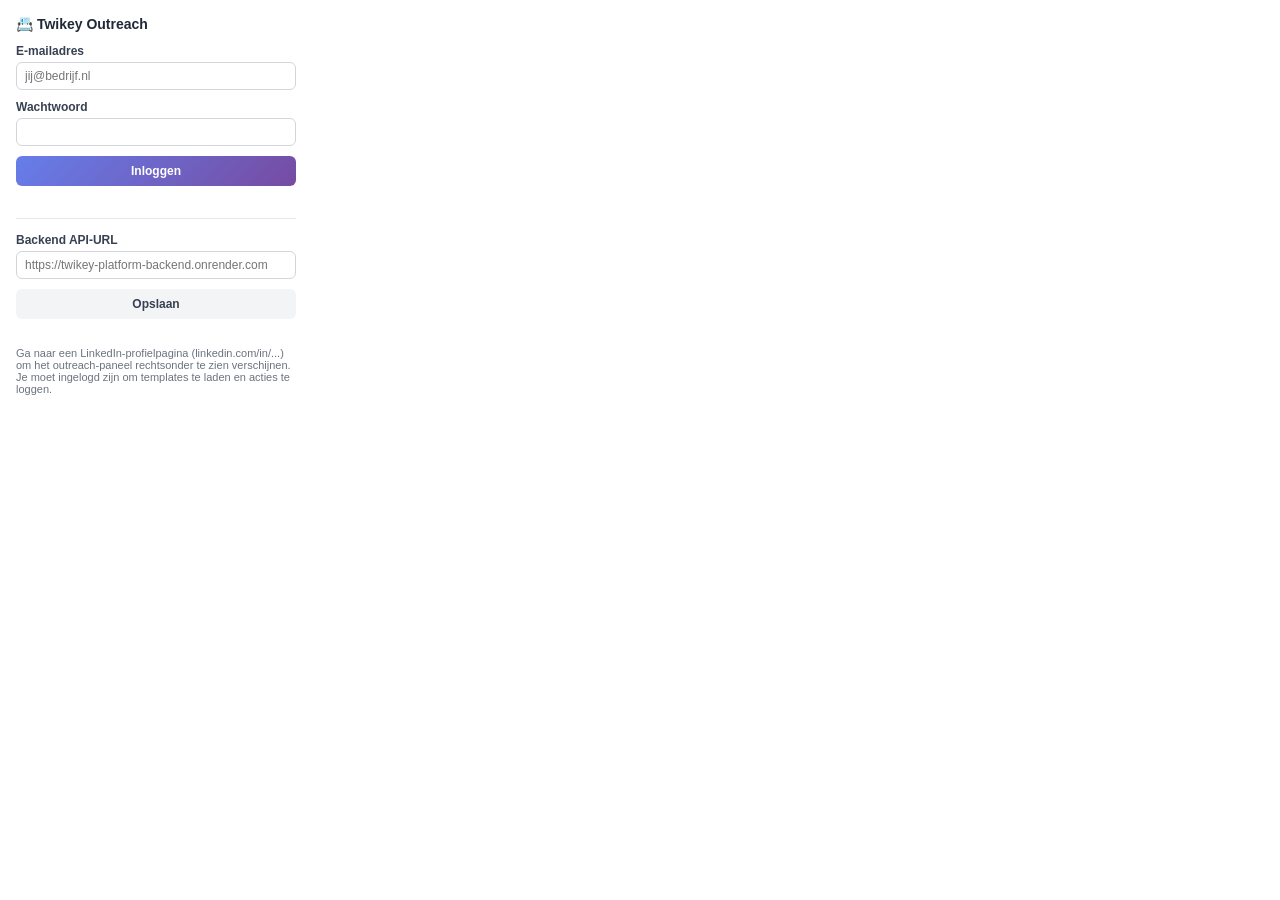
<file: browser-extension/popup.html>
<!DOCTYPE html>
<html>
<head>
<meta charset="UTF-8">
<style>
    body {
        width: 280px;
        font-family: -apple-system, BlinkMacSystemFont, "Segoe UI", Roboto, sans-serif;
        padding: 16px;
        margin: 0;
    }
    h1 {
        font-size: 14px;
        margin: 0 0 12px 0;
        color: #1f2937;
    }
    label {
        display: block;
        font-size: 12px;
        font-weight: 600;
        color: #374151;
        margin-bottom: 4px;
    }
    input {
        width: 100%;
        box-sizing: border-box;
        padding: 6px 8px;
        border: 1px solid #d1d5db;
        border-radius: 6px;
        font-size: 12px;
        margin-bottom: 10px;
    }
    button {
        width: 100%;
        padding: 8px;
        border: none;
        border-radius: 6px;
        background: linear-gradient(135deg, #667eea 0%, #764ba2 100%);
        color: white;
        font-weight: 600;
        cursor: pointer;
        font-size: 12px;
    }
    button.secondary {
        background: #f3f4f6;
        color: #374151;
    }
    button:disabled {
        opacity: 0.6;
        cursor: not-allowed;
    }
    hr {
        border: none;
        border-top: 1px solid #e5e7eb;
        margin: 14px 0;
    }
    p.hint {
        font-size: 11px;
        color: #6b7280;
        margin-top: 10px;
    }
    #status, #auth-status {
        font-size: 11px;
        margin-top: 4px;
        min-height: 14px;
    }
    #auth-status.error {
        color: #dc2626;
    }
    #auth-status.ok {
        color: #10b981;
    }
    #logged-in-view p {
        font-size: 12px;
        color: #374151;
        margin-bottom: 8px;
    }
</style>
</head>
<body>
    <h1>📇 Twikey Outreach</h1>

    <div id="login-view">
        <label>E-mailadres</label>
        <input type="email" id="login-email" placeholder="jij@bedrijf.nl">
        <label>Wachtwoord</label>
        <input type="password" id="login-password">
        <button id="login-button">Inloggen</button>
    </div>

    <div id="logged-in-view" style="display:none;">
        <p>Ingelogd als <strong id="account-name">-</strong></p>
        <button id="logout-button" class="secondary">Uitloggen</button>
    </div>

    <div id="auth-status"></div>

    <hr>

    <label>Backend API-URL</label>
    <input type="text" id="api-base" placeholder="https://twikey-platform-backend.onrender.com">
    <button id="save-button" class="secondary">Opslaan</button>
    <div id="status"></div>

    <p class="hint">
        Ga naar een LinkedIn-profielpagina (linkedin.com/in/...) om het
        outreach-paneel rechtsonder te zien verschijnen. Je moet ingelogd
        zijn om templates te laden en acties te loggen.
    </p>
    <script src="popup.js"></script>
</body>
</html>
</file>
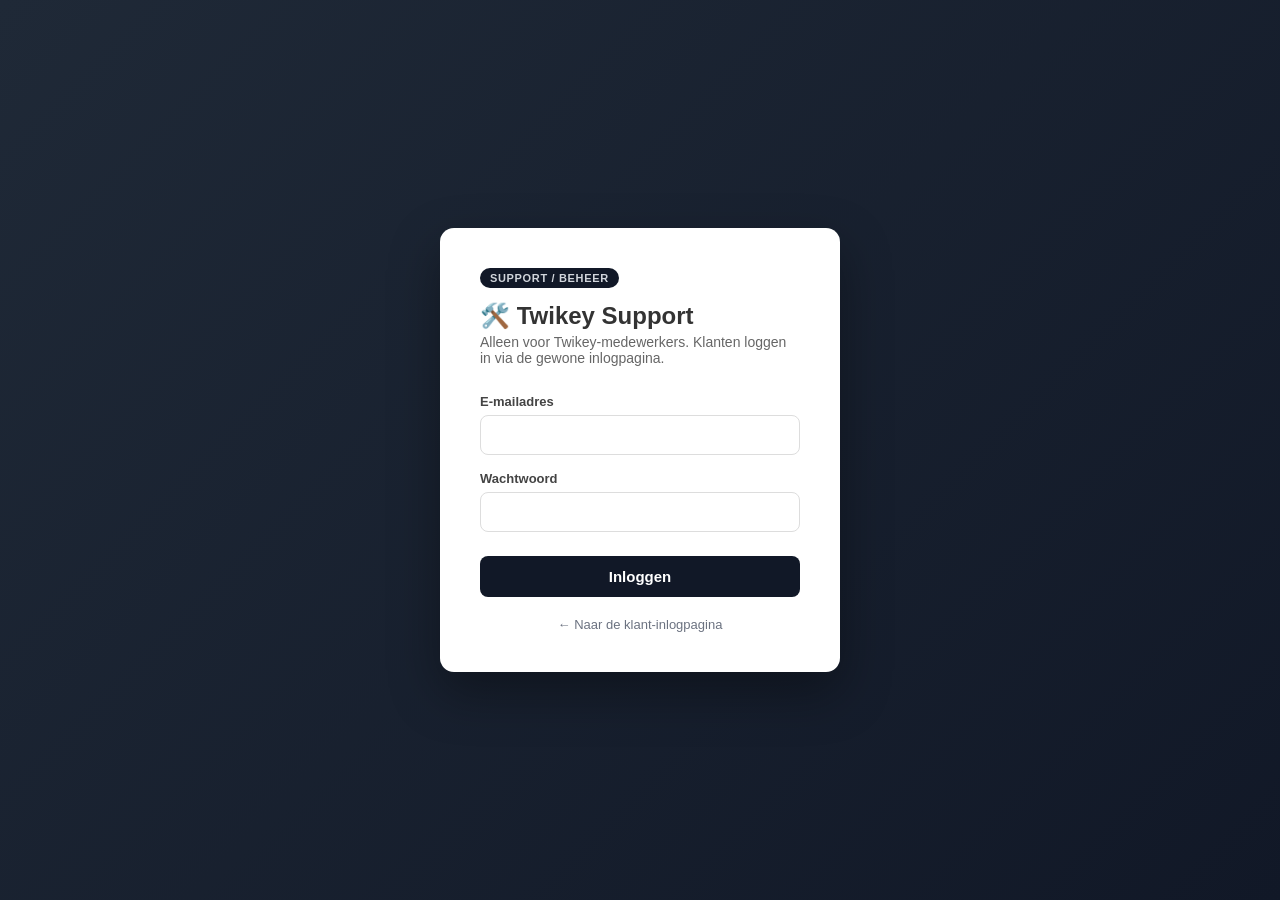
<file: frontend/admin-login.html>
<!DOCTYPE html>
<html lang="nl">
<head>
    <meta charset="UTF-8">
    <meta name="viewport" content="width=device-width, initial-scale=1.0">
    <title>Beheerder inloggen - Twikey Sales Platform</title>
    <style>
        * {
            margin: 0;
            padding: 0;
            box-sizing: border-box;
        }

        body {
            font-family: -apple-system, BlinkMacSystemFont, 'Segoe UI', Roboto, sans-serif;
            background: linear-gradient(135deg, #1f2937 0%, #111827 100%);
            min-height: 100vh;
            display: flex;
            align-items: center;
            justify-content: center;
            padding: 20px;
        }

        .login-card {
            background: white;
            border-radius: 14px;
            box-shadow: 0 20px 50px rgba(0, 0, 0, 0.35);
            padding: 40px;
            width: 100%;
            max-width: 400px;
        }

        .login-card .badge {
            display: inline-block;
            background: #111827;
            color: #d1d5db;
            font-size: 11px;
            font-weight: 700;
            letter-spacing: 0.06em;
            text-transform: uppercase;
            padding: 4px 10px;
            border-radius: 20px;
            margin-bottom: 14px;
        }

        .login-card .logo {
            font-size: 24px;
            font-weight: 700;
            color: #333;
            margin-bottom: 4px;
        }

        .login-card .subtitle {
            color: #666;
            font-size: 14px;
            margin-bottom: 28px;
        }

        label {
            display: block;
            font-size: 13px;
            font-weight: 600;
            color: #444;
            margin-bottom: 6px;
            margin-top: 16px;
        }

        input[type="email"],
        input[type="password"] {
            width: 100%;
            padding: 11px 14px;
            border: 1px solid #ddd;
            border-radius: 8px;
            font-size: 14px;
            font-family: inherit;
        }

        input[type="email"]:focus,
        input[type="password"]:focus {
            outline: none;
            border-color: #374151;
            box-shadow: 0 0 0 3px rgba(55, 65, 81, 0.15);
        }

        button[type="submit"] {
            width: 100%;
            margin-top: 24px;
            padding: 12px;
            border: none;
            border-radius: 8px;
            background: #111827;
            color: white;
            font-size: 15px;
            font-weight: 600;
            cursor: pointer;
        }

        button[type="submit"]:disabled {
            opacity: 0.6;
            cursor: not-allowed;
        }

        button[type="submit"]:hover:not(:disabled) {
            opacity: 0.88;
        }

        #login-error {
            display: none;
            margin-top: 16px;
            padding: 10px 12px;
            border-radius: 8px;
            background: #fef2f2;
            color: #b91c1c;
            font-size: 13px;
        }

        .back-link {
            display: block;
            text-align: center;
            margin-top: 20px;
            font-size: 13px;
            color: #6b7280;
            text-decoration: none;
        }

        .back-link:hover {
            text-decoration: underline;
        }
    </style>
</head>
<body>
    <div class="login-card">
        <div class="badge">Support / Beheer</div>
        <div class="logo">🛠️ Twikey <span>Support</span></div>
        <div class="subtitle">Alleen voor Twikey-medewerkers. Klanten loggen in via de gewone inlogpagina.</div>

        <form id="login-form">
            <label for="login-email">E-mailadres</label>
            <input type="email" id="login-email" autocomplete="username" required>

            <label for="login-password">Wachtwoord</label>
            <input type="password" id="login-password" autocomplete="current-password" required>

            <button type="submit" id="login-button">Inloggen</button>
            <div id="login-error"></div>
        </form>

        <a class="back-link" href="login.html">&larr; Naar de klant-inlogpagina</a>
    </div>

    <script>
        const PRODUCTION_API_BASE = 'https://twikey-platform-backend.onrender.com';
        const isLocal = location.protocol === 'file:' ||
            location.hostname === 'localhost' ||
            location.hostname === '127.0.0.1';
        const API_BASE = isLocal ? 'http://localhost:8000' : PRODUCTION_API_BASE;

        // Already logged in as an admin? Skip straight to the support dashboard.
        if (localStorage.getItem('twikey_admin_token')) {
            location.href = 'admin.html';
        }

        const form = document.getElementById('login-form');
        const errorEl = document.getElementById('login-error');
        const button = document.getElementById('login-button');

        form.addEventListener('submit', async (e) => {
            e.preventDefault();
            const email = document.getElementById('login-email').value.trim();
            const password = document.getElementById('login-password').value;

            errorEl.style.display = 'none';
            button.disabled = true;
            button.textContent = 'Bezig...';

            try {
                const res = await fetch(`${API_BASE}/api/superadmin/login`, {
                    method: 'POST',
                    headers: { 'Content-Type': 'application/json' },
                    body: JSON.stringify({ email, password }),
                });
                const data = await res.json().catch(() => ({}));
                if (!res.ok) {
                    throw new Error(data.detail || `Inloggen mislukt (HTTP ${res.status})`);
                }
                // Deliberately separate localStorage keys from the customer
                // session (twikey_token/twikey_account) - an admin session
                // and a customer session can safely coexist in the same
                // browser without clobbering each other.
                localStorage.setItem('twikey_admin_token', data.token);
                localStorage.setItem('twikey_admin', JSON.stringify(data.admin));
                location.href = 'admin.html';
            } catch (err) {
                errorEl.textContent = err.message || 'Er ging iets mis. Probeer het opnieuw.';
                errorEl.style.display = 'block';
                button.disabled = false;
                button.textContent = 'Inloggen';
            }
        });
    </script>
</body>
</html>
</file>
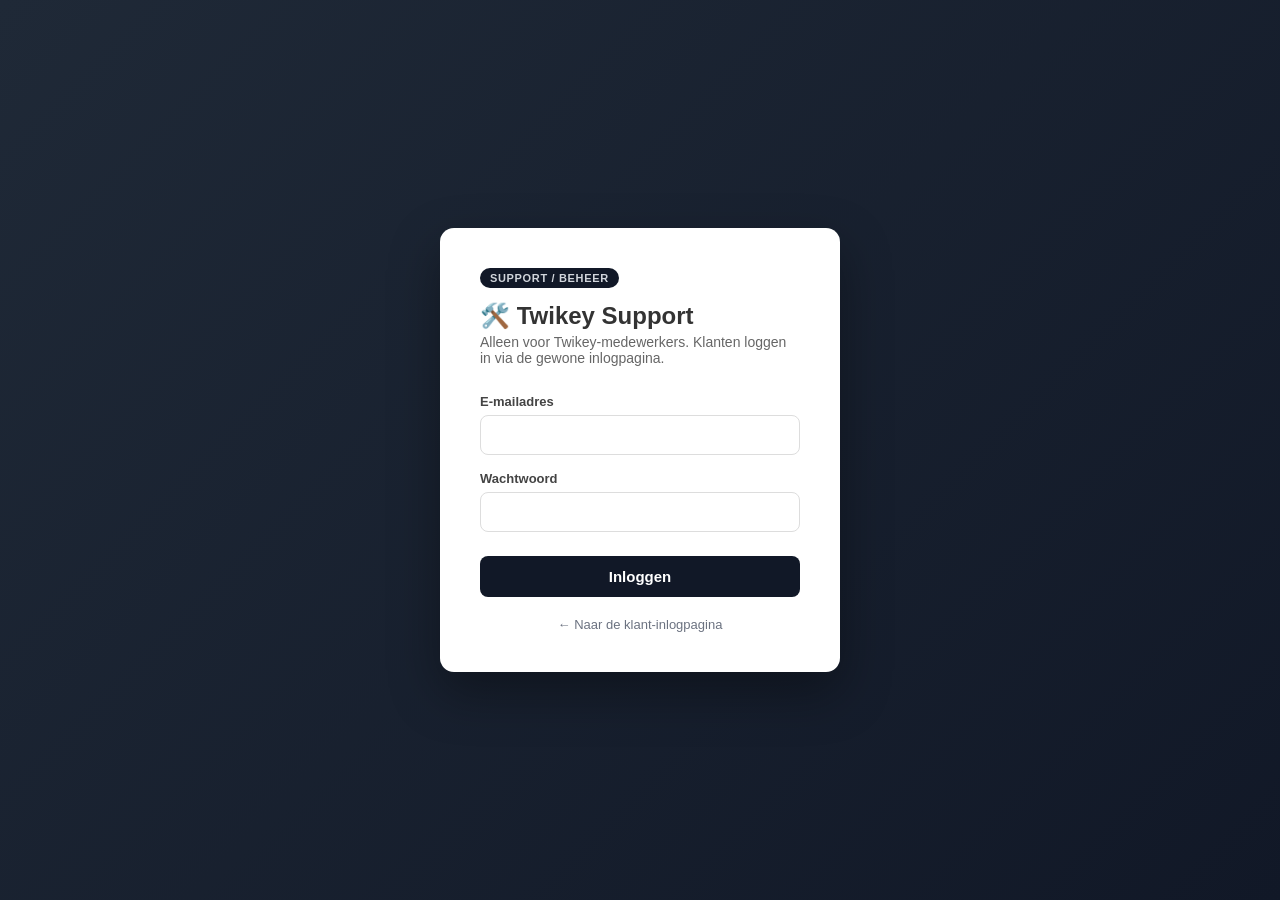
<file: frontend/admin.html>
<!DOCTYPE html>
<html lang="nl">
<head>
    <meta charset="UTF-8">
    <meta name="viewport" content="width=device-width, initial-scale=1.0">
    <title>Support - Twikey Sales Platform</title>
    <style>
        * {
            margin: 0;
            padding: 0;
            box-sizing: border-box;
        }

        body {
            font-family: -apple-system, BlinkMacSystemFont, 'Segoe UI', Roboto, sans-serif;
            background: #f3f4f6;
            color: #111827;
        }

        header {
            background: #111827;
            color: white;
            padding: 16px 28px;
            display: flex;
            align-items: center;
            justify-content: space-between;
        }

        header .brand {
            font-size: 18px;
            font-weight: 700;
        }

        header .brand .badge {
            display: inline-block;
            background: #374151;
            color: #d1d5db;
            font-size: 10px;
            font-weight: 700;
            letter-spacing: 0.06em;
            text-transform: uppercase;
            padding: 3px 8px;
            border-radius: 20px;
            margin-left: 8px;
            vertical-align: middle;
        }

        header .right {
            display: flex;
            align-items: center;
            gap: 16px;
            font-size: 13px;
            color: #d1d5db;
        }

        header button {
            background: #374151;
            color: white;
            border: none;
            border-radius: 6px;
            padding: 8px 14px;
            font-size: 13px;
            cursor: pointer;
        }

        header button:hover {
            background: #4b5563;
        }

        main {
            max-width: 1100px;
            margin: 0 auto;
            padding: 28px;
        }

        .card {
            background: white;
            border-radius: 10px;
            box-shadow: 0 1px 3px rgba(0, 0, 0, 0.08);
            padding: 24px;
            margin-bottom: 24px;
        }

        .card h2 {
            font-size: 16px;
            margin-bottom: 16px;
        }

        .input-row {
            display: grid;
            grid-template-columns: 1.3fr 1.3fr 1fr auto;
            gap: 10px;
            align-items: end;
        }

        @media (max-width: 720px) {
            .input-row { grid-template-columns: 1fr; }
        }

        .input-row label {
            display: block;
            font-size: 12px;
            font-weight: 600;
            color: #444;
            margin-bottom: 4px;
        }

        .input-row input {
            width: 100%;
            padding: 9px 10px;
            border: 1px solid #ddd;
            border-radius: 6px;
            font-size: 14px;
            font-family: inherit;
        }

        button.primary {
            background: #111827;
            color: white;
            border: none;
            border-radius: 6px;
            padding: 10px 16px;
            font-size: 14px;
            font-weight: 600;
            cursor: pointer;
        }

        button.primary:hover {
            background: #1f2937;
        }

        button.small {
            background: #f3f4f6;
            color: #111827;
            border: 1px solid #d1d5db;
            border-radius: 6px;
            padding: 6px 10px;
            font-size: 12px;
            cursor: pointer;
        }

        button.small:hover {
            background: #e5e7eb;
        }

        button.small.danger {
            color: #b91c1c;
            border-color: #fecaca;
        }

        table {
            width: 100%;
            border-collapse: collapse;
            font-size: 13px;
        }

        th, td {
            text-align: left;
            padding: 9px 10px;
            border-bottom: 1px solid #eee;
        }

        th {
            color: #6b7280;
            font-weight: 600;
            font-size: 11px;
            text-transform: uppercase;
            letter-spacing: 0.04em;
        }

        .alert {
            padding: 10px 12px;
            border-radius: 8px;
            margin-bottom: 14px;
            font-size: 13px;
        }

        .alert-success {
            background: #d1fae5;
            color: #065f46;
        }

        .alert-warning {
            background: #fef3c7;
            color: #78350f;
        }

        #detail-panel {
            display: none;
        }

        #detail-panel h2 {
            display: flex;
            align-items: center;
            justify-content: space-between;
        }

        .stat-row {
            display: flex;
            gap: 24px;
            margin-bottom: 18px;
            flex-wrap: wrap;
        }

        .stat {
            background: #f9fafb;
            border-radius: 8px;
            padding: 10px 16px;
            min-width: 110px;
        }

        .stat .n {
            font-size: 20px;
            font-weight: 700;
        }

        .stat .label {
            font-size: 11px;
            color: #6b7280;
            text-transform: uppercase;
            letter-spacing: 0.03em;
        }

        .subhead {
            font-size: 13px;
            font-weight: 700;
            color: #374151;
            margin: 18px 0 8px;
        }

        .empty {
            color: #9ca3af;
            font-size: 13px;
            padding: 10px 0;
        }
    </style>
</head>
<body>
    <header>
        <div class="brand">🛠️ Twikey Support<span class="badge">Beheer</span></div>
        <div class="right">
            <span id="admin-email"></span>
            <button onclick="logout()">Uitloggen</button>
        </div>
    </header>

    <main>
        <div class="card">
            <h2>Nieuw account aanmaken</h2>
            <div id="create-alert"></div>
            <div class="input-row">
                <div>
                    <label>Bedrijfsnaam</label>
                    <input type="text" id="new-company-name" placeholder="Acme BV">
                </div>
                <div>
                    <label>E-mailadres (eerste login)</label>
                    <input type="email" id="new-login-email" placeholder="contact@acme.nl">
                </div>
                <div>
                    <label>Wachtwoord</label>
                    <input type="password" id="new-password" placeholder="Minstens 8 tekens">
                </div>
                <button class="primary" onclick="createAccount()">Aanmaken</button>
            </div>
        </div>

        <div class="card">
            <h2>Alle accounts</h2>
            <div id="list-alert"></div>
            <table>
                <thead>
                    <tr>
                        <th>Bedrijf</th>
                        <th>Aangemaakt</th>
                        <th>Gebruikers</th>
                        <th>Contacten</th>
                        <th>Campagnes</th>
                        <th></th>
                    </tr>
                </thead>
                <tbody id="accounts-body">
                    <tr><td colspan="6" class="empty">Laden...</td></tr>
                </tbody>
            </table>
        </div>

        <div class="card">
            <h2>Supportvragen</h2>
            <div id="tickets-alert"></div>
            <table>
                <thead>
                    <tr>
                        <th>Account</th><th>Datum</th><th>Onderwerp</th><th>Bericht</th><th>Status</th><th>Antwoord</th>
                    </tr>
                </thead>
                <tbody id="tickets-body">
                    <tr><td colspan="6" class="empty">Laden...</td></tr>
                </tbody>
            </table>
        </div>

        <div class="card" id="detail-panel">
            <h2>
                <span id="detail-company-name">-</span>
                <button class="small" onclick="closeDetail()">Sluiten</button>
            </h2>
            <div id="detail-alert"></div>

            <div class="stat-row">
                <div class="stat"><div class="n" id="detail-contact-count">-</div><div class="label">Contacten</div></div>
                <div class="stat"><div class="n" id="detail-campaign-count">-</div><div class="label">Campagnes</div></div>
                <div class="stat"><div class="n" id="detail-linkedin-sent">-</div><div class="label">LinkedIn connects</div></div>
            </div>

            <div class="subhead">Gebruikers (teamleden)</div>
            <table>
                <thead><tr><th>E-mailadres</th><th>Lid sinds</th><th></th></tr></thead>
                <tbody id="detail-users-body"></tbody>
            </table>

            <div class="subhead">Campagnes</div>
            <table>
                <thead><tr><th>Naam</th><th>Status</th><th>Aangemaakt</th><th>Gelanceerd</th></tr></thead>
                <tbody id="detail-campaigns-body"></tbody>
            </table>

            <div class="subhead">Contacten (max. 200 getoond)</div>
            <table>
                <thead><tr><th>Naam</th><th>E-mail</th><th>Bedrijf</th></tr></thead>
                <tbody id="detail-contacts-body"></tbody>
            </table>
        </div>
    </main>

    <script>
        const PRODUCTION_API_BASE = 'https://twikey-platform-backend.onrender.com';
        const isLocal = location.protocol === 'file:' ||
            location.hostname === 'localhost' ||
            location.hostname === '127.0.0.1';
        const API_BASE = isLocal ? 'http://localhost:8000' : PRODUCTION_API_BASE;

        const ADMIN_TOKEN_KEY = 'twikey_admin_token';
        const ADMIN_KEY = 'twikey_admin';

        function getAdminToken() {
            return localStorage.getItem(ADMIN_TOKEN_KEY);
        }

        if (!getAdminToken()) {
            location.href = 'admin-login.html';
        }

        function adminHeaders(extra) {
            return Object.assign({ Authorization: 'Bearer ' + getAdminToken() }, extra || {});
        }

        async function adminGet(path) {
            const res = await fetch(`${API_BASE}${path}`, { headers: adminHeaders() });
            const data = await res.json().catch(() => ({}));
            if (!res.ok) throw new Error(data.detail || `HTTP ${res.status}`);
            return data;
        }

        async function adminPost(path, body) {
            const res = await fetch(`${API_BASE}${path}`, {
                method: 'POST',
                headers: adminHeaders({ 'Content-Type': 'application/json' }),
                body: JSON.stringify(body || {}),
            });
            const data = await res.json().catch(() => ({}));
            if (!res.ok) throw new Error(data.detail || `HTTP ${res.status}`);
            return data;
        }

        async function logout() {
            try {
                await fetch(`${API_BASE}/api/superadmin/logout`, { method: 'POST', headers: adminHeaders() });
            } catch (err) {
                // Ignore - clearing the local session either way.
            }
            localStorage.removeItem(ADMIN_TOKEN_KEY);
            localStorage.removeItem(ADMIN_KEY);
            location.href = 'admin-login.html';
        }

        function alertBox(elId, message, kind) {
            const el = document.getElementById(elId);
            el.innerHTML = message ? `<div class="alert alert-${kind}">${message}</div>` : '';
        }

        async function loadAdminInfo() {
            try {
                const data = await adminGet('/api/superadmin/me');
                document.getElementById('admin-email').textContent = data.admin.email;
            } catch (err) {
                localStorage.removeItem(ADMIN_TOKEN_KEY);
                localStorage.removeItem(ADMIN_KEY);
                location.href = 'admin-login.html';
            }
        }

        async function loadAccounts() {
            const tbody = document.getElementById('accounts-body');
            tbody.innerHTML = '<tr><td colspan="6" class="empty">Laden...</td></tr>';
            try {
                const data = await adminGet('/api/superadmin/accounts');
                if (!data.accounts.length) {
                    tbody.innerHTML = '<tr><td colspan="6" class="empty">Nog geen accounts.</td></tr>';
                    return;
                }
                tbody.innerHTML = data.accounts.map(a => {
                    const created = new Date(a.created_at).toLocaleDateString('nl-NL');
                    return `<tr>
                        <td>${a.company_name}</td>
                        <td>${created}</td>
                        <td>${a.user_count}</td>
                        <td>${a.contact_count}</td>
                        <td>${a.campaign_count}</td>
                        <td><button class="small" onclick="openDetail(${a.id})">Bekijken</button></td>
                    </tr>`;
                }).join('');
            } catch (err) {
                alertBox('list-alert', `Kon accounts niet laden: ${err.message}`, 'warning');
                tbody.innerHTML = '<tr><td colspan="6" class="empty">-</td></tr>';
            }
        }

        async function createAccount() {
            const companyName = document.getElementById('new-company-name').value.trim();
            const email = document.getElementById('new-login-email').value.trim();
            const password = document.getElementById('new-password').value;
            alertBox('create-alert', '', '');
            if (!companyName || !email || !password) {
                alertBox('create-alert', 'Vul bedrijfsnaam, e-mailadres en wachtwoord in.', 'warning');
                return;
            }
            try {
                await adminPost('/api/superadmin/accounts', { company_name: companyName, login_email: email, password });
                alertBox('create-alert', `Account "${companyName}" aangemaakt.`, 'success');
                document.getElementById('new-company-name').value = '';
                document.getElementById('new-login-email').value = '';
                document.getElementById('new-password').value = '';
                loadAccounts();
            } catch (err) {
                alertBox('create-alert', `Aanmaken mislukt: ${err.message}`, 'warning');
            }
        }

        let currentDetailAccountId = null;

        async function openDetail(accountId) {
            currentDetailAccountId = accountId;
            const panel = document.getElementById('detail-panel');
            panel.style.display = 'block';
            panel.scrollIntoView({ behavior: 'smooth', block: 'start' });
            alertBox('detail-alert', '', '');
            try {
                const data = await adminGet(`/api/superadmin/accounts/${accountId}`);
                document.getElementById('detail-company-name').textContent = data.account.company_name;
                document.getElementById('detail-contact-count').textContent = data.contact_count;
                document.getElementById('detail-campaign-count').textContent = data.campaigns.length;
                document.getElementById('detail-linkedin-sent').textContent = data.linkedin_stats.total_connections_sent;

                document.getElementById('detail-users-body').innerHTML = data.users.map(u => {
                    const since = new Date(u.created_at).toLocaleDateString('nl-NL');
                    return `<tr>
                        <td>${u.email}</td>
                        <td>${since}</td>
                        <td><button class="small" onclick="resetUserPassword(${accountId}, ${u.id}, '${u.email.replace(/'/g, "\\'")}')">Wachtwoord resetten</button></td>
                    </tr>`;
                }).join('') || '<tr><td colspan="3" class="empty">Geen gebruikers.</td></tr>';

                document.getElementById('detail-campaigns-body').innerHTML = data.campaigns.map(c => {
                    const created = new Date(c.created_at).toLocaleDateString('nl-NL');
                    const launched = c.launched_at ? new Date(c.launched_at).toLocaleDateString('nl-NL') : '-';
                    return `<tr><td>${c.name}</td><td>${c.status}</td><td>${created}</td><td>${launched}</td></tr>`;
                }).join('') || '<tr><td colspan="4" class="empty">Geen campagnes.</td></tr>';

                document.getElementById('detail-contacts-body').innerHTML = data.contacts.map(c => {
                    const name = [c.first_name, c.last_name].filter(Boolean).join(' ');
                    return `<tr><td>${name}</td><td>${c.email}</td><td>${c.company || '-'}</td></tr>`;
                }).join('') || '<tr><td colspan="3" class="empty">Geen contacten.</td></tr>';
            } catch (err) {
                alertBox('detail-alert', `Kon accountgegevens niet laden: ${err.message}`, 'warning');
            }
        }

        function closeDetail() {
            document.getElementById('detail-panel').style.display = 'none';
            currentDetailAccountId = null;
        }

        async function resetUserPassword(accountId, userId, email) {
            const newPassword = prompt(`Nieuw wachtwoord voor ${email} (minstens 8 tekens):`);
            if (!newPassword) return;
            alertBox('detail-alert', '', '');
            try {
                await adminPost(`/api/superadmin/accounts/${accountId}/users/${userId}/reset-password`, { new_password: newPassword });
                alertBox('detail-alert', `Wachtwoord van ${email} is gereset.`, 'success');
            } catch (err) {
                alertBox('detail-alert', `Resetten mislukt: ${err.message}`, 'warning');
            }
        }

        async function loadTickets() {
            const tbody = document.getElementById('tickets-body');
            tbody.innerHTML = '<tr><td colspan="6" class="empty">Laden...</td></tr>';
            try {
                const data = await adminGet('/api/superadmin/support/tickets');
                if (!data.tickets.length) {
                    tbody.innerHTML = '<tr><td colspan="6" class="empty">Geen supportvragen.</td></tr>';
                    return;
                }
                const statusLabels = { open: 'Open', replied: 'Beantwoord' };
                tbody.innerHTML = data.tickets.map(t => `
                    <tr>
                        <td>${t.company_name}</td>
                        <td>${new Date(t.created_at).toLocaleDateString('nl-NL')}</td>
                        <td>${t.subject}</td>
                        <td style="max-width:260px; white-space:pre-wrap;">${t.message}</td>
                        <td>${statusLabels[t.status] || t.status}</td>
                        <td>
                            ${t.admin_reply ? `<div style="margin-bottom:6px; white-space:pre-wrap;">${t.admin_reply}</div>` : ''}
                            <button class="small" onclick="replyTicket(${t.id})">${t.admin_reply ? 'Opnieuw beantwoorden' : 'Beantwoorden'}</button>
                        </td>
                    </tr>
                `).join('');
            } catch (err) {
                alertBox('tickets-alert', `Kon supportvragen niet laden: ${err.message}`, 'warning');
            }
        }

        async function replyTicket(ticketId) {
            const reply = prompt('Antwoord aan de klant:');
            if (!reply || !reply.trim()) return;
            try {
                await adminPost(`/api/superadmin/support/tickets/${ticketId}/reply`, { reply: reply.trim() });
                loadTickets();
            } catch (err) {
                alertBox('tickets-alert', `Antwoorden mislukt: ${err.message}`, 'warning');
            }
        }

        loadAdminInfo();
        loadAccounts();
        loadTickets();
    </script>
</body>
</html>
</file>
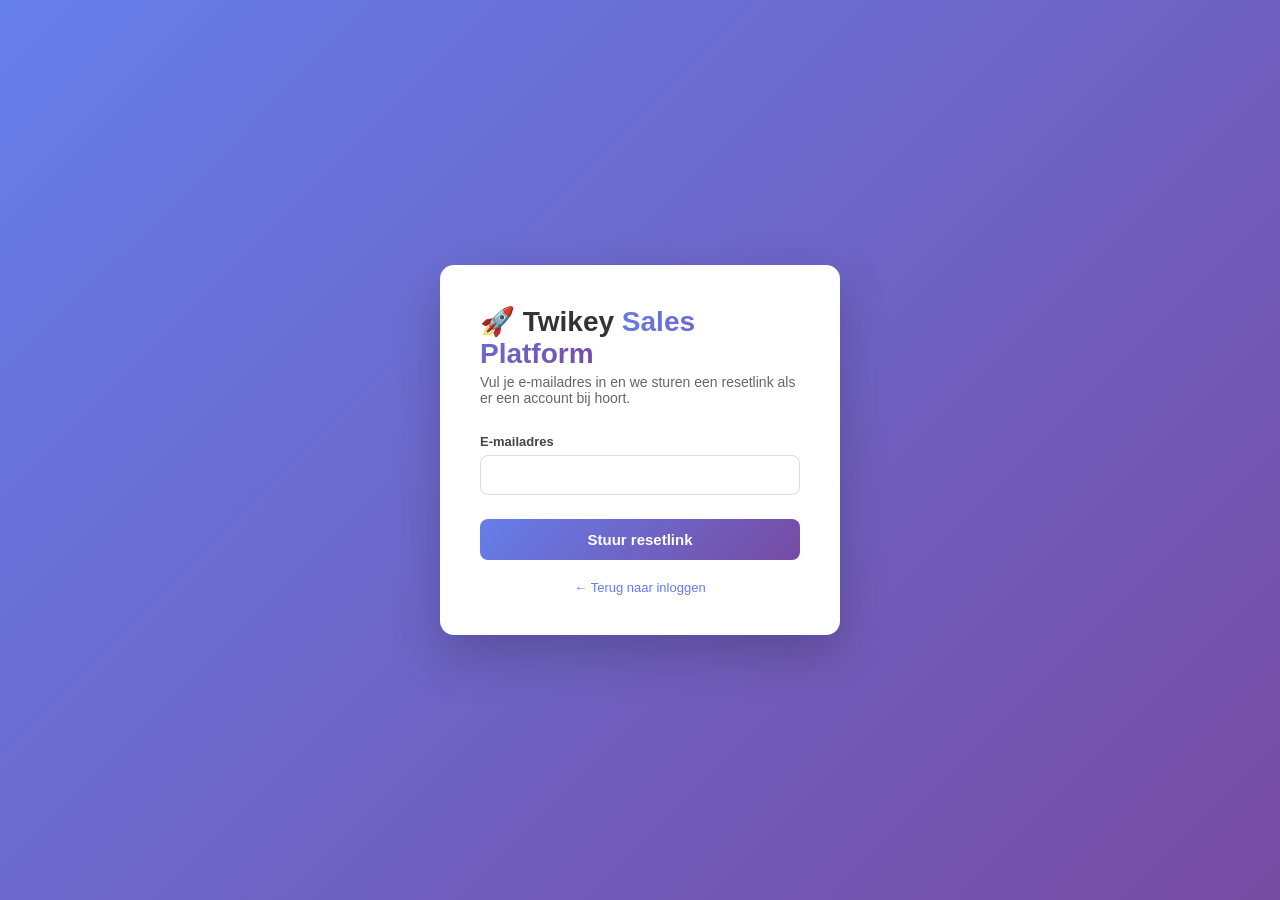
<file: frontend/forgot-password.html>
<!DOCTYPE html>
<html lang="nl">
<head>
    <meta charset="UTF-8">
    <meta name="viewport" content="width=device-width, initial-scale=1.0">
    <title>Wachtwoord vergeten - Twikey Sales Platform</title>
    <style>
        * {
            margin: 0;
            padding: 0;
            box-sizing: border-box;
        }

        body {
            font-family: -apple-system, BlinkMacSystemFont, 'Segoe UI', Roboto, sans-serif;
            background: linear-gradient(135deg, #667eea 0%, #764ba2 100%);
            min-height: 100vh;
            display: flex;
            align-items: center;
            justify-content: center;
            padding: 20px;
        }

        .card {
            background: white;
            border-radius: 14px;
            box-shadow: 0 20px 50px rgba(0, 0, 0, 0.2);
            padding: 40px;
            width: 100%;
            max-width: 400px;
        }

        .logo {
            font-size: 28px;
            font-weight: 700;
            color: #333;
            margin-bottom: 4px;
        }

        .logo span {
            background: linear-gradient(135deg, #667eea 0%, #764ba2 100%);
            -webkit-background-clip: text;
            -webkit-text-fill-color: transparent;
            background-clip: text;
        }

        .subtitle {
            color: #666;
            font-size: 14px;
            margin-bottom: 28px;
        }

        label {
            display: block;
            font-size: 13px;
            font-weight: 600;
            color: #444;
            margin-bottom: 6px;
            margin-top: 16px;
        }

        input[type="email"] {
            width: 100%;
            padding: 11px 14px;
            border: 1px solid #ddd;
            border-radius: 8px;
            font-size: 14px;
            font-family: inherit;
        }

        input[type="email"]:focus {
            outline: none;
            border-color: #667eea;
            box-shadow: 0 0 0 3px rgba(102, 126, 234, 0.15);
        }

        button[type="submit"] {
            width: 100%;
            margin-top: 24px;
            padding: 12px;
            border: none;
            border-radius: 8px;
            background: linear-gradient(135deg, #667eea 0%, #764ba2 100%);
            color: white;
            font-size: 15px;
            font-weight: 600;
            cursor: pointer;
        }

        button[type="submit"]:disabled {
            opacity: 0.6;
            cursor: not-allowed;
        }

        button[type="submit"]:hover:not(:disabled) {
            opacity: 0.92;
        }

        #form-message {
            display: none;
            margin-top: 16px;
            padding: 10px 12px;
            border-radius: 8px;
            font-size: 13px;
        }

        #form-message.ok {
            display: block;
            background: #f0fdf4;
            color: #166534;
        }

        #form-message.error {
            display: block;
            background: #fef2f2;
            color: #b91c1c;
        }

        .back-link {
            display: block;
            text-align: center;
            margin-top: 20px;
            font-size: 13px;
            color: #667eea;
            text-decoration: none;
        }

        .back-link:hover {
            text-decoration: underline;
        }
    </style>
</head>
<body>
    <div class="card">
        <div class="logo">🚀 Twikey <span>Sales Platform</span></div>
        <div class="subtitle">Vul je e-mailadres in en we sturen een resetlink als er een account bij hoort.</div>

        <form id="forgot-form">
            <label for="forgot-email">E-mailadres</label>
            <input type="email" id="forgot-email" autocomplete="username" required>

            <button type="submit" id="forgot-button">Stuur resetlink</button>
            <div id="form-message"></div>
        </form>

        <a class="back-link" href="login.html">&larr; Terug naar inloggen</a>
    </div>

    <script>
        const PRODUCTION_API_BASE = 'https://twikey-platform-backend.onrender.com';
        const isLocal = location.protocol === 'file:' ||
            location.hostname === 'localhost' ||
            location.hostname === '127.0.0.1';
        const API_BASE = isLocal ? 'http://localhost:8000' : PRODUCTION_API_BASE;

        const form = document.getElementById('forgot-form');
        const messageEl = document.getElementById('form-message');
        const button = document.getElementById('forgot-button');

        form.addEventListener('submit', async (e) => {
            e.preventDefault();
            const email = document.getElementById('forgot-email').value.trim();

            messageEl.className = '';
            messageEl.textContent = '';
            button.disabled = true;
            button.textContent = 'Bezig...';

            try {
                const res = await fetch(`${API_BASE}/api/auth/forgot-password`, {
                    method: 'POST',
                    headers: { 'Content-Type': 'application/json' },
                    body: JSON.stringify({ email }),
                });
                const data = await res.json().catch(() => ({}));
                // Backend always replies with the same generic message,
                // regardless of whether the e-mail address has an account -
                // that's deliberate (see api_forgot_password in app.py), so
                // this success path covers both cases.
                messageEl.className = 'ok';
                messageEl.textContent = data.message || 'Als dit e-mailadres bij ons bekend is, hebben we een resetlink gestuurd.';
                form.reset();
            } catch (err) {
                messageEl.className = 'error';
                messageEl.textContent = 'Er ging iets mis. Probeer het straks opnieuw.';
            } finally {
                button.disabled = false;
                button.textContent = 'Stuur resetlink';
            }
        });
    </script>
</body>
</html>
</file>
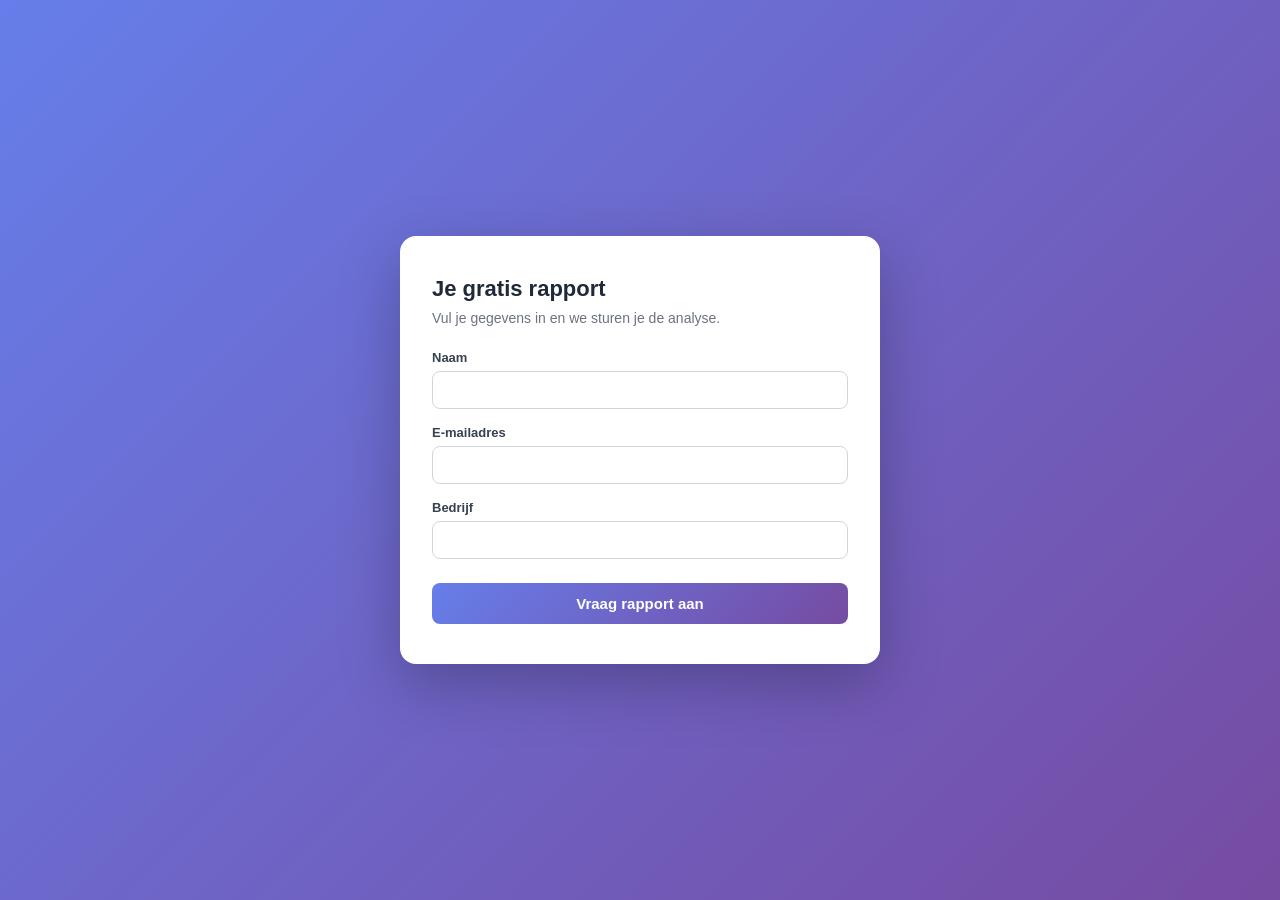
<file: frontend/lead-magnet.html>
<!DOCTYPE html>
<html lang="nl">
<head>
<meta charset="UTF-8">
<meta name="viewport" content="width=device-width, initial-scale=1.0">
<title>Twikey - Gratis rapport aanvragen</title>
<style>
    * { margin: 0; padding: 0; box-sizing: border-box; }
    body {
        font-family: -apple-system, BlinkMacSystemFont, "Segoe UI", Roboto, sans-serif;
        background: linear-gradient(135deg, #667eea 0%, #764ba2 100%);
        min-height: 100vh;
        display: flex;
        align-items: center;
        justify-content: center;
        padding: 20px;
    }
    .card {
        background: white;
        border-radius: 16px;
        max-width: 480px;
        width: 100%;
        padding: 40px 32px;
        box-shadow: 0 20px 60px rgba(0,0,0,0.25);
    }
    h1 { font-size: 22px; margin-bottom: 8px; color: #1f2937; }
    p.subtitle { color: #6b7280; font-size: 14px; margin-bottom: 24px; }
    .input-group { margin-bottom: 16px; }
    label { display: block; font-size: 13px; font-weight: 600; color: #374151; margin-bottom: 6px; }
    input {
        width: 100%;
        padding: 10px 12px;
        border: 1px solid #d1d5db;
        border-radius: 8px;
        font-size: 14px;
    }
    button {
        width: 100%;
        padding: 12px;
        background: linear-gradient(135deg, #667eea 0%, #764ba2 100%);
        color: white;
        border: none;
        border-radius: 8px;
        font-size: 15px;
        font-weight: 600;
        cursor: pointer;
        margin-top: 8px;
    }
    button:disabled { opacity: 0.6; cursor: default; }
    .thanks { text-align: center; }
    .thanks .icon { font-size: 48px; margin-bottom: 12px; }
    .error { color: #dc2626; font-size: 13px; margin-top: 8px; display: none; }
</style>
</head>
<body>
    <div class="card" id="card">
        <div id="form-state">
            <h1 id="offer-title">Je gratis rapport</h1>
            <p class="subtitle" id="offer-subtitle">Vul je gegevens in en we sturen je de analyse.</p>
            <form id="lead-form">
                <div class="input-group">
                    <label>Naam</label>
                    <input type="text" id="field-name" required>
                </div>
                <div class="input-group">
                    <label>E-mailadres</label>
                    <input type="email" id="field-email" required>
                </div>
                <div class="input-group">
                    <label>Bedrijf</label>
                    <input type="text" id="field-company" required>
                </div>
                <button type="submit" id="submit-button">Vraag rapport aan</button>
                <div class="error" id="error-message"></div>
            </form>
        </div>
        <div class="thanks" id="thanks-state" style="display:none;">
            <div class="icon">✅</div>
            <h1>Bedankt!</h1>
            <p class="subtitle">We hebben je aanvraag ontvangen. Iemand van Twikey neemt snel contact met je op.</p>
        </div>
    </div>

    <script>
        const PRODUCTION_API_BASE = 'https://twikey-platform-backend.onrender.com';
        const isLocal = location.protocol === 'file:' ||
            location.hostname === 'localhost' ||
            location.hostname === '127.0.0.1';
        const API_BASE = isLocal ? 'http://localhost:8000' : PRODUCTION_API_BASE;

        const params = new URLSearchParams(location.search);
        const token = params.get('token');
        const offer = params.get('offer') || 'rapport';

        document.getElementById('offer-title').textContent = 'Je gratis ' + offer;

        document.getElementById('lead-form').addEventListener('submit', async function (e) {
            e.preventDefault();
            const errorEl = document.getElementById('error-message');
            errorEl.style.display = 'none';

            if (!token) {
                errorEl.textContent = 'Geen geldige link (ontbrekende token) - open deze pagina via een link uit een campagne-e-mail.';
                errorEl.style.display = 'block';
                return;
            }

            const button = document.getElementById('submit-button');
            button.disabled = true;
            button.textContent = 'Bezig...';

            try {
                const res = await fetch(`${API_BASE}/track/formfill/${encodeURIComponent(token)}`, {
                    method: 'POST',
                    headers: { 'Content-Type': 'application/json' },
                    body: JSON.stringify({
                        name: document.getElementById('field-name').value,
                        email: document.getElementById('field-email').value,
                        company: document.getElementById('field-company').value,
                    }),
                });
                if (!res.ok) {
                    const data = await res.json().catch(() => ({}));
                    throw new Error(data.detail || `Serverfout (${res.status})`);
                }
                document.getElementById('form-state').style.display = 'none';
                document.getElementById('thanks-state').style.display = 'block';
            } catch (err) {
                errorEl.textContent = 'Er ging iets mis: ' + err.message;
                errorEl.style.display = 'block';
                button.disabled = false;
                button.textContent = 'Vraag rapport aan';
            }
        });
    </script>
</body>
</html>
</file>
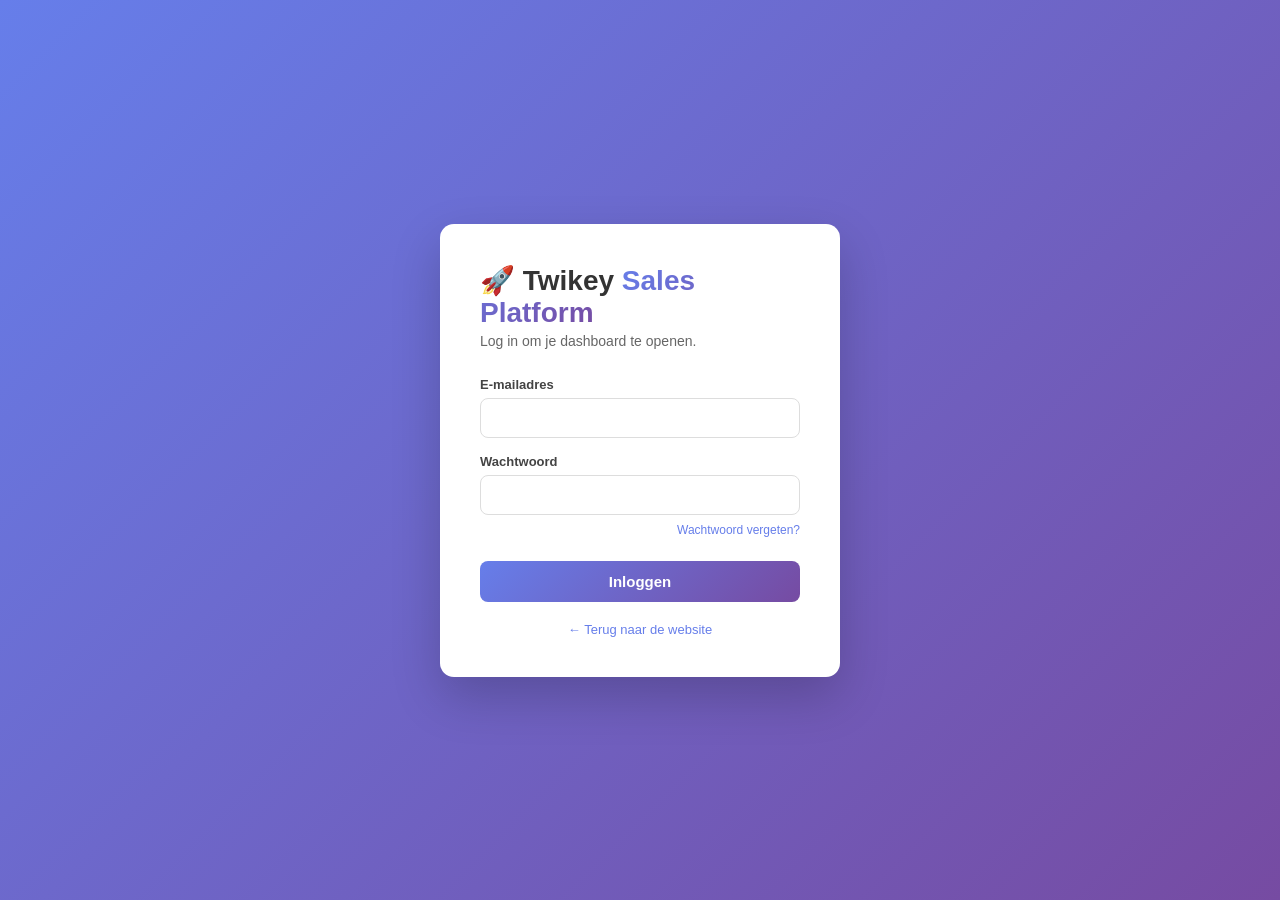
<file: frontend/login.html>
<!DOCTYPE html>
<html lang="nl">
<head>
    <meta charset="UTF-8">
    <meta name="viewport" content="width=device-width, initial-scale=1.0">
    <title>Inloggen - Twikey Sales Platform</title>
    <style>
        * {
            margin: 0;
            padding: 0;
            box-sizing: border-box;
        }

        body {
            font-family: -apple-system, BlinkMacSystemFont, 'Segoe UI', Roboto, sans-serif;
            background: linear-gradient(135deg, #667eea 0%, #764ba2 100%);
            min-height: 100vh;
            display: flex;
            align-items: center;
            justify-content: center;
            padding: 20px;
        }

        .login-card {
            background: white;
            border-radius: 14px;
            box-shadow: 0 20px 50px rgba(0, 0, 0, 0.2);
            padding: 40px;
            width: 100%;
            max-width: 400px;
        }

        .login-card .logo {
            font-size: 28px;
            font-weight: 700;
            color: #333;
            margin-bottom: 4px;
        }

        .login-card .logo span {
            background: linear-gradient(135deg, #667eea 0%, #764ba2 100%);
            -webkit-background-clip: text;
            -webkit-text-fill-color: transparent;
            background-clip: text;
        }

        .login-card .subtitle {
            color: #666;
            font-size: 14px;
            margin-bottom: 28px;
        }

        label {
            display: block;
            font-size: 13px;
            font-weight: 600;
            color: #444;
            margin-bottom: 6px;
            margin-top: 16px;
        }

        input[type="email"],
        input[type="password"] {
            width: 100%;
            padding: 11px 14px;
            border: 1px solid #ddd;
            border-radius: 8px;
            font-size: 14px;
            font-family: inherit;
        }

        input[type="email"]:focus,
        input[type="password"]:focus {
            outline: none;
            border-color: #667eea;
            box-shadow: 0 0 0 3px rgba(102, 126, 234, 0.15);
        }

        button[type="submit"] {
            width: 100%;
            margin-top: 24px;
            padding: 12px;
            border: none;
            border-radius: 8px;
            background: linear-gradient(135deg, #667eea 0%, #764ba2 100%);
            color: white;
            font-size: 15px;
            font-weight: 600;
            cursor: pointer;
        }

        button[type="submit"]:disabled {
            opacity: 0.6;
            cursor: not-allowed;
        }

        button[type="submit"]:hover:not(:disabled) {
            opacity: 0.92;
        }

        #login-error {
            display: none;
            margin-top: 16px;
            padding: 10px 12px;
            border-radius: 8px;
            background: #fef2f2;
            color: #b91c1c;
            font-size: 13px;
        }

        .back-link {
            display: block;
            text-align: center;
            margin-top: 20px;
            font-size: 13px;
            color: #667eea;
            text-decoration: none;
        }

        .back-link:hover {
            text-decoration: underline;
        }

        .forgot-link {
            display: block;
            text-align: right;
            margin-top: 8px;
            font-size: 12px;
            color: #667eea;
            text-decoration: none;
        }

        .forgot-link:hover {
            text-decoration: underline;
        }
    </style>
</head>
<body>
    <div class="login-card">
        <div class="logo">🚀 Twikey <span>Sales Platform</span></div>
        <div class="subtitle">Log in om je dashboard te openen.</div>

        <form id="login-form">
            <label for="login-email">E-mailadres</label>
            <input type="email" id="login-email" autocomplete="username" required>

            <label for="login-password">Wachtwoord</label>
            <input type="password" id="login-password" autocomplete="current-password" required>

            <a class="forgot-link" href="forgot-password.html">Wachtwoord vergeten?</a>

            <button type="submit" id="login-button">Inloggen</button>
            <div id="login-error"></div>
        </form>

        <a class="back-link" href="index.html">&larr; Terug naar de website</a>
    </div>

    <script>
        const PRODUCTION_API_BASE = 'https://twikey-platform-backend.onrender.com';
        const isLocal = location.protocol === 'file:' ||
            location.hostname === 'localhost' ||
            location.hostname === '127.0.0.1';
        const API_BASE = isLocal ? 'http://localhost:8000' : PRODUCTION_API_BASE;

        // Already logged in? Skip straight to the dashboard.
        if (localStorage.getItem('twikey_token')) {
            location.href = 'dashboard.html';
        }

        const form = document.getElementById('login-form');
        const errorEl = document.getElementById('login-error');
        const button = document.getElementById('login-button');

        form.addEventListener('submit', async (e) => {
            e.preventDefault();
            const email = document.getElementById('login-email').value.trim();
            const password = document.getElementById('login-password').value;

            errorEl.style.display = 'none';
            button.disabled = true;
            button.textContent = 'Bezig...';

            try {
                const res = await fetch(`${API_BASE}/api/auth/login`, {
                    method: 'POST',
                    headers: { 'Content-Type': 'application/json' },
                    body: JSON.stringify({ email, password }),
                });
                const data = await res.json().catch(() => ({}));
                if (!res.ok) {
                    throw new Error(data.detail || `Inloggen mislukt (HTTP ${res.status})`);
                }
                localStorage.setItem('twikey_token', data.token);
                localStorage.setItem('twikey_account', JSON.stringify(data.account));
                location.href = 'dashboard.html';
            } catch (err) {
                errorEl.textContent = err.message || 'Er ging iets mis. Probeer het opnieuw.';
                errorEl.style.display = 'block';
                button.disabled = false;
                button.textContent = 'Inloggen';
            }
        });
    </script>
</body>
</html>
</file>
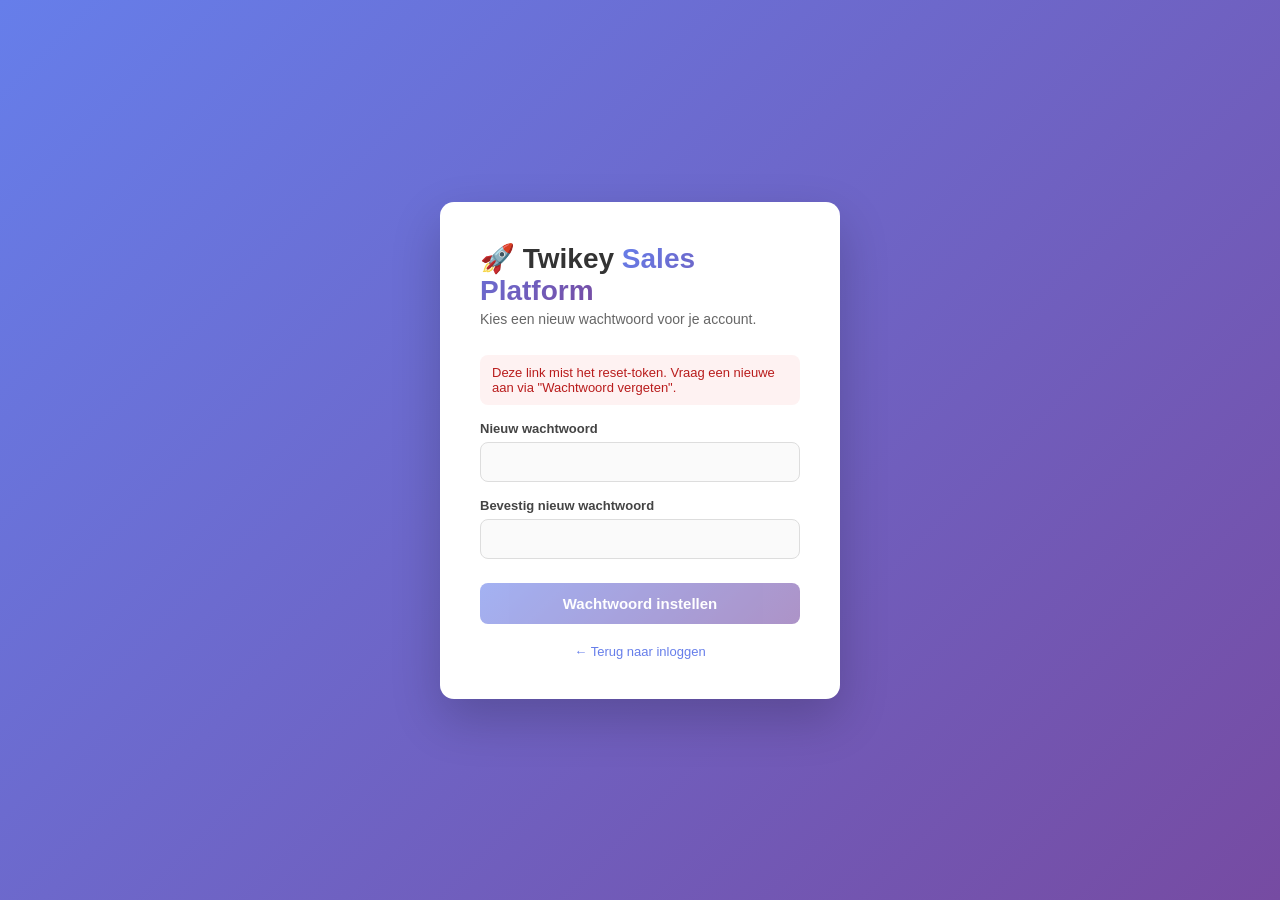
<file: frontend/reset-password.html>
<!DOCTYPE html>
<html lang="nl">
<head>
    <meta charset="UTF-8">
    <meta name="viewport" content="width=device-width, initial-scale=1.0">
    <title>Nieuw wachtwoord instellen - Twikey Sales Platform</title>
    <style>
        * {
            margin: 0;
            padding: 0;
            box-sizing: border-box;
        }

        body {
            font-family: -apple-system, BlinkMacSystemFont, 'Segoe UI', Roboto, sans-serif;
            background: linear-gradient(135deg, #667eea 0%, #764ba2 100%);
            min-height: 100vh;
            display: flex;
            align-items: center;
            justify-content: center;
            padding: 20px;
        }

        .card {
            background: white;
            border-radius: 14px;
            box-shadow: 0 20px 50px rgba(0, 0, 0, 0.2);
            padding: 40px;
            width: 100%;
            max-width: 400px;
        }

        .logo {
            font-size: 28px;
            font-weight: 700;
            color: #333;
            margin-bottom: 4px;
        }

        .logo span {
            background: linear-gradient(135deg, #667eea 0%, #764ba2 100%);
            -webkit-background-clip: text;
            -webkit-text-fill-color: transparent;
            background-clip: text;
        }

        .subtitle {
            color: #666;
            font-size: 14px;
            margin-bottom: 28px;
        }

        label {
            display: block;
            font-size: 13px;
            font-weight: 600;
            color: #444;
            margin-bottom: 6px;
            margin-top: 16px;
        }

        input[type="password"] {
            width: 100%;
            padding: 11px 14px;
            border: 1px solid #ddd;
            border-radius: 8px;
            font-size: 14px;
            font-family: inherit;
        }

        input[type="password"]:focus {
            outline: none;
            border-color: #667eea;
            box-shadow: 0 0 0 3px rgba(102, 126, 234, 0.15);
        }

        button[type="submit"] {
            width: 100%;
            margin-top: 24px;
            padding: 12px;
            border: none;
            border-radius: 8px;
            background: linear-gradient(135deg, #667eea 0%, #764ba2 100%);
            color: white;
            font-size: 15px;
            font-weight: 600;
            cursor: pointer;
        }

        button[type="submit"]:disabled {
            opacity: 0.6;
            cursor: not-allowed;
        }

        button[type="submit"]:hover:not(:disabled) {
            opacity: 0.92;
        }

        #form-message {
            display: none;
            margin-top: 16px;
            padding: 10px 12px;
            border-radius: 8px;
            font-size: 13px;
        }

        #form-message.ok {
            display: block;
            background: #f0fdf4;
            color: #166534;
        }

        #form-message.error {
            display: block;
            background: #fef2f2;
            color: #b91c1c;
        }

        .back-link {
            display: block;
            text-align: center;
            margin-top: 20px;
            font-size: 13px;
            color: #667eea;
            text-decoration: none;
        }

        .back-link:hover {
            text-decoration: underline;
        }

        #no-token-notice {
            display: none;
            font-size: 13px;
            color: #b91c1c;
            background: #fef2f2;
            padding: 10px 12px;
            border-radius: 8px;
            margin-bottom: 8px;
        }
    </style>
</head>
<body>
    <div class="card">
        <div class="logo">🚀 Twikey <span>Sales Platform</span></div>
        <div class="subtitle">Kies een nieuw wachtwoord voor je account.</div>

        <div id="no-token-notice">Deze link mist het reset-token. Vraag een nieuwe aan via "Wachtwoord vergeten".</div>

        <form id="reset-form">
            <label for="new-password">Nieuw wachtwoord</label>
            <input type="password" id="new-password" autocomplete="new-password" required minlength="8">

            <label for="confirm-password">Bevestig nieuw wachtwoord</label>
            <input type="password" id="confirm-password" autocomplete="new-password" required minlength="8">

            <button type="submit" id="reset-button">Wachtwoord instellen</button>
            <div id="form-message"></div>
        </form>

        <a class="back-link" href="login.html">&larr; Terug naar inloggen</a>
    </div>

    <script>
        const PRODUCTION_API_BASE = 'https://twikey-platform-backend.onrender.com';
        const isLocal = location.protocol === 'file:' ||
            location.hostname === 'localhost' ||
            location.hostname === '127.0.0.1';
        const API_BASE = isLocal ? 'http://localhost:8000' : PRODUCTION_API_BASE;

        const params = new URLSearchParams(location.search);
        const token = params.get('token');

        const form = document.getElementById('reset-form');
        const messageEl = document.getElementById('form-message');
        const button = document.getElementById('reset-button');

        if (!token) {
            document.getElementById('no-token-notice').style.display = 'block';
            form.querySelectorAll('input, button').forEach(el => el.disabled = true);
        }

        form.addEventListener('submit', async (e) => {
            e.preventDefault();
            const newPassword = document.getElementById('new-password').value;
            const confirmPassword = document.getElementById('confirm-password').value;

            messageEl.className = '';
            messageEl.textContent = '';

            if (newPassword.length < 8) {
                messageEl.className = 'error';
                messageEl.textContent = 'Wachtwoord moet minstens 8 tekens zijn.';
                return;
            }
            if (newPassword !== confirmPassword) {
                messageEl.className = 'error';
                messageEl.textContent = 'De twee wachtwoorden komen niet overeen.';
                return;
            }

            button.disabled = true;
            button.textContent = 'Bezig...';

            try {
                const res = await fetch(`${API_BASE}/api/auth/reset-password`, {
                    method: 'POST',
                    headers: { 'Content-Type': 'application/json' },
                    body: JSON.stringify({ token, new_password: newPassword }),
                });
                const data = await res.json().catch(() => ({}));
                if (!res.ok) {
                    throw new Error(data.detail || `HTTP ${res.status}`);
                }
                messageEl.className = 'ok';
                messageEl.textContent = '✓ Wachtwoord ingesteld. Je kunt nu inloggen met je nieuwe wachtwoord.';
                form.querySelectorAll('input, button').forEach(el => el.disabled = true);
                setTimeout(() => { location.href = 'login.html'; }, 2000);
            } catch (err) {
                messageEl.className = 'error';
                messageEl.textContent = err.message || 'Er ging iets mis. Probeer het opnieuw.';
                button.disabled = false;
                button.textContent = 'Wachtwoord instellen';
            }
        });
    </script>
</body>
</html>
</file>
